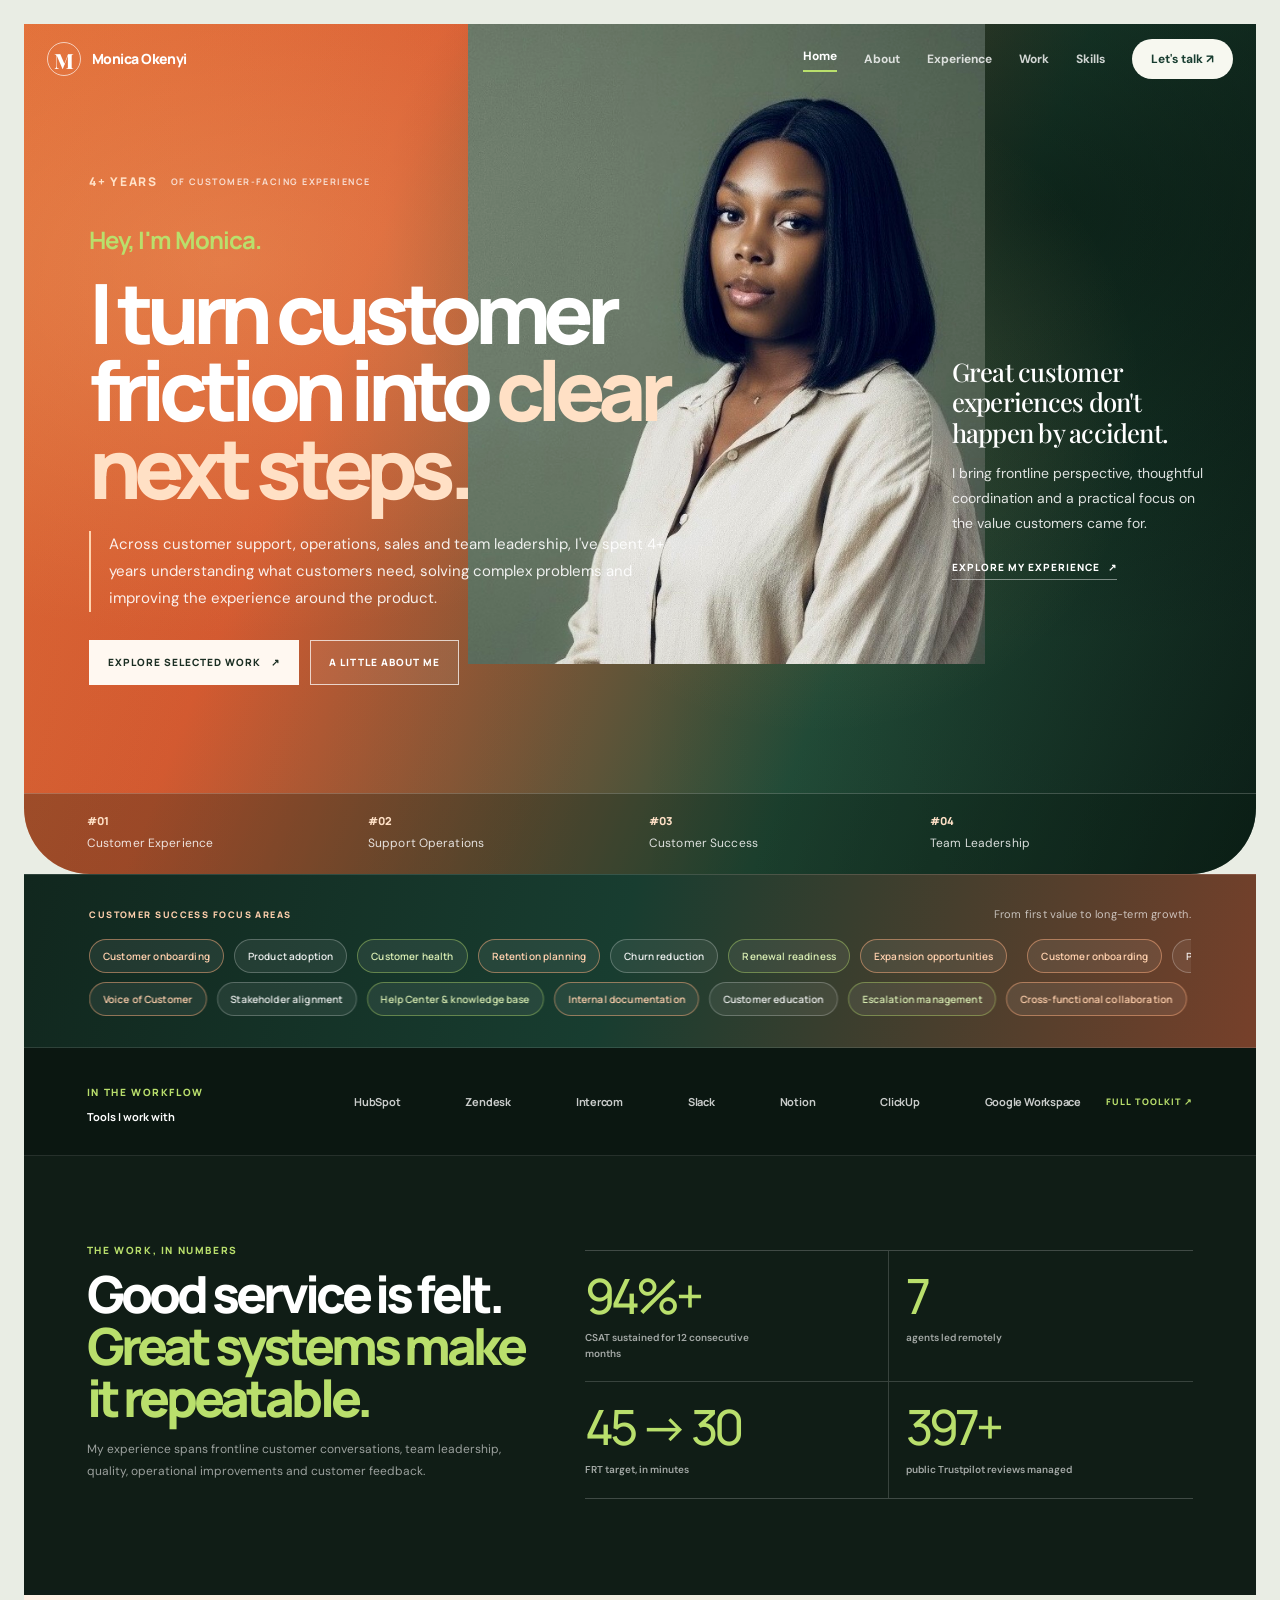
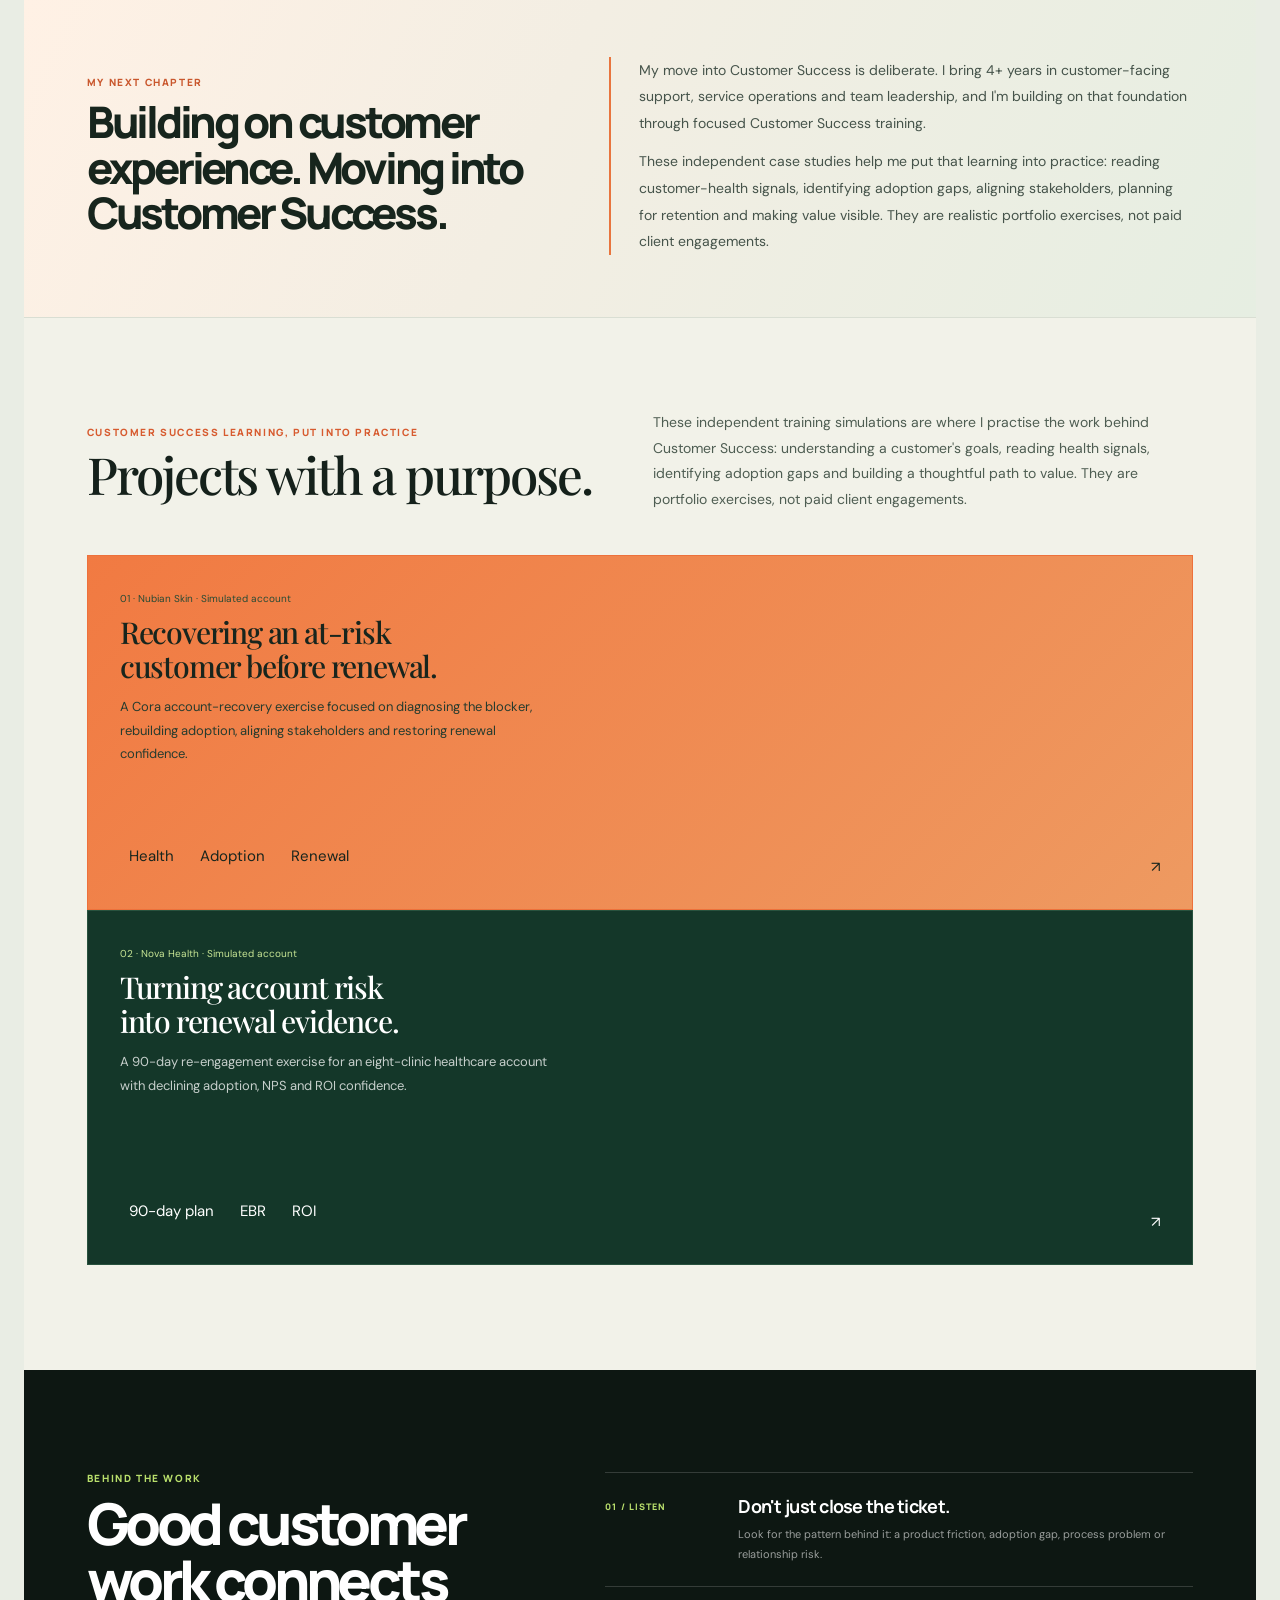
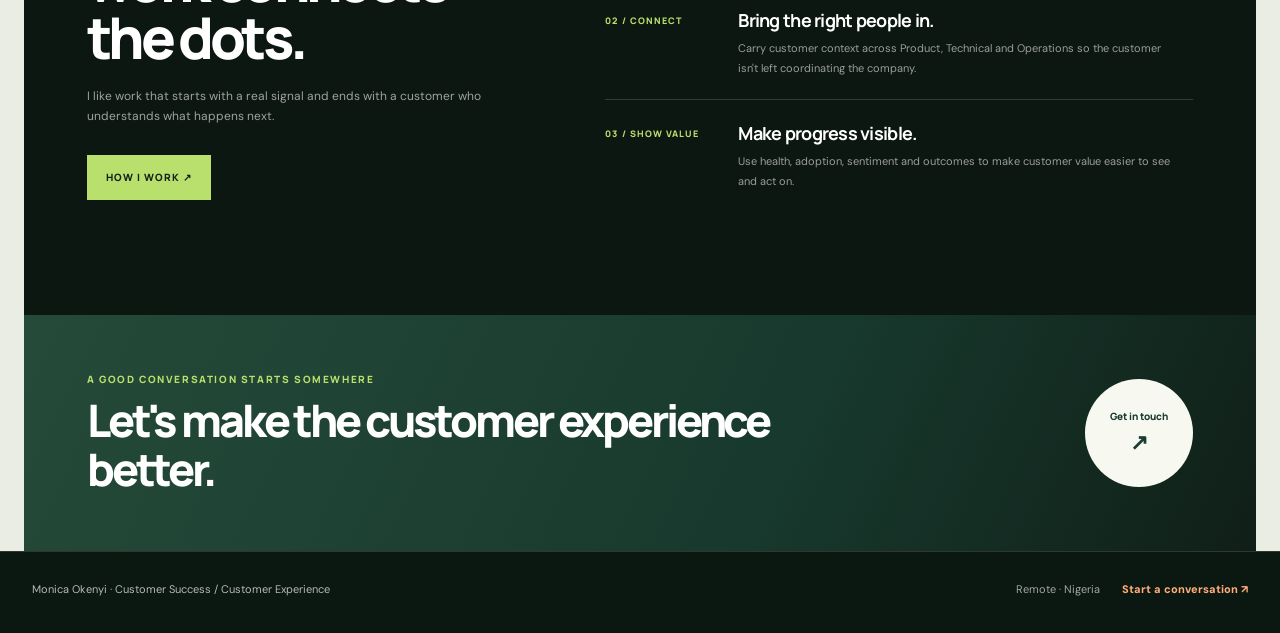
<file: index.html>
<!doctype html>
<html lang="en">
<head>
<meta charset="utf-8"><meta name="viewport" content="width=device-width,initial-scale=1">
<meta name="description" content="Monica Okenyi — Customer Success, Customer Experience and Customer Operations. Turning customer signals into clear action and measurable value.">
<meta name="theme-color" content="#183d30">
<title>Monica Okenyi — Customer Success & Experience</title>
<link rel="preconnect" href="https://fonts.googleapis.com"><link rel="preconnect" href="https://fonts.gstatic.com" crossorigin>
<link rel="stylesheet" href="styles.css">
</head>
<body class="home-page">
<header class="topbar">
 <a class="brand" href="index.html"><span class="brand-mark">M</span><span>Monica Okenyi</span></a>
 <button class="menu" type="button" aria-label="Toggle navigation" aria-expanded="false">☰</button>
 <nav aria-label="Main navigation"><a href="index.html">Home</a><a href="about.html">About</a><a href="experience.html">Experience</a><a href="work.html">Work</a><a href="skills.html">Skills</a><a class="nav-cta" href="contact.html">Let's talk ↗</a></nav>
</header>
<main>
 <section class="home-hero">
  <div class="hero-glow"></div>
  <div class="hero-copy reveal">
   <div class="eyebrow hero-years"><span>4+ YEARS</span><strong>OF CUSTOMER-FACING EXPERIENCE</strong></div>
   <p class="hero-hello">Hey, I'm Monica.</p>
   <h1>I turn customer friction into <span>clear next steps.</span></h1>
   <p class="hero-note">Across customer support, operations, sales and team leadership, I've spent 4+ years understanding what customers need, solving complex problems and improving the experience around the product.</p>
   <div class="actions"><a class="btn primary" href="work.html">Explore selected work <span>↗</span></a><a class="btn ghost" href="about.html">A little about me</a></div>
  </div>
  <div class="portrait-stage reveal">
   <img src="monica-portrait.jpg" alt="Portrait of Monica Okenyi" class="portrait">
   <div class="portrait-label">Customer success / CX</div>
  </div>
  <aside class="hero-side-copy reveal">
   <h2>Great customer experiences don't happen by accident.</h2>
   <p>I bring frontline perspective, thoughtful coordination and a practical focus on the value customers came for.</p>
   <div class="hero-side-link"><a href="experience.html">Explore my experience <span>↗</span></a></div>
  </aside>
  <div class="hero-index">
   <div><b>#01</b><span>Customer Experience</span></div>
   <div><b>#02</b><span>Support Operations</span></div>
   <div><b>#03</b><span>Customer Success</span></div>
   <div><b>#04</b><span>Team Leadership</span></div>
  </div>
 </section>
 <section class="capability-marquee" aria-label="Customer Success focus areas">
  <div class="capability-marquee-heading">
   <span class="kicker">Customer Success focus areas</span>
   <p>From first value to long-term growth.</p>
  </div>
  <div class="capability-lane" aria-label="Customer onboarding, product adoption, customer health, retention planning, churn reduction, renewal readiness and expansion opportunities">
   <div class="capability-track capability-track-one">
    <div class="capability-group">
     <span>Customer onboarding</span><span>Product adoption</span><span>Customer health</span><span>Retention planning</span><span>Churn reduction</span><span>Renewal readiness</span><span>Expansion opportunities</span>
    </div>
    <div class="capability-group" aria-hidden="true">
     <span>Customer onboarding</span><span>Product adoption</span><span>Customer health</span><span>Retention planning</span><span>Churn reduction</span><span>Renewal readiness</span><span>Expansion opportunities</span>
    </div>
   </div>
  </div>
  <div class="capability-lane" aria-label="Voice of Customer, stakeholder alignment, Help Center and knowledge base, internal documentation, customer education, escalation management and cross-functional collaboration">
   <div class="capability-track capability-track-two">
    <div class="capability-group">
     <span>Voice of Customer</span><span>Stakeholder alignment</span><span>Help Center & knowledge base</span><span>Internal documentation</span><span>Customer education</span><span>Escalation management</span><span>Cross-functional collaboration</span>
    </div>
    <div class="capability-group" aria-hidden="true">
     <span>Voice of Customer</span><span>Stakeholder alignment</span><span>Help Center & knowledge base</span><span>Internal documentation</span><span>Customer education</span><span>Escalation management</span><span>Cross-functional collaboration</span>
    </div>
   </div>
  </div>
 </section>
 <div class="home-frame">
  <section class="tools-ribbon" aria-label="Selected tools and platforms">
   <div class="ribbon-label"><span class="kicker">In the workflow</span><strong>Tools I work with</strong></div>
   <div class="ribbon-logos"><span>HubSpot</span><span>Zendesk</span><span>Intercom</span><span>Slack</span><span>Notion</span><span>ClickUp</span><span>Google Workspace</span></div>
   <a href="skills.html">Full toolkit ↗</a>
  </section>
  <section class="impact-section">
   <div class="impact-intro reveal"><div class="kicker">The work, in numbers</div><h2>Good service is felt.<br><em>Great systems make it repeatable.</em></h2><p>My experience spans frontline customer conversations, team leadership, quality, operational improvements and customer feedback.</p></div>
   <div class="metrics reveal">
    <div class="metric-cell"><div class="metric-number"><span data-count="95">0</span>%+</div><div class="metric-label">CSAT sustained for 12 consecutive months</div></div>
    <div class="metric-cell"><div class="metric-number"><span data-count="7">0</span></div><div class="metric-label">agents led remotely</div></div>
    <div class="metric-cell"><div class="metric-number"><span data-count="45">0</span> → <span data-count="30">0</span></div><div class="metric-label">FRT target, in minutes</div></div>
    <div class="metric-cell"><div class="metric-number"><span data-count="400">0</span>+</div><div class="metric-label">public Trustpilot reviews managed</div></div>
   </div>
  </section>
  <section class="transition-section">
   <div class="transition-heading reveal"><div class="kicker">My next chapter</div><h2>Building on customer experience. Moving into Customer Success.</h2></div>
   <div class="transition-copy reveal"><p>My move into Customer Success is deliberate. I bring 4+ years in customer-facing support, service operations and team leadership, and I'm building on that foundation through focused Customer Success training.</p><p>These independent case studies help me put that learning into practice: reading customer-health signals, identifying adoption gaps, aligning stakeholders, planning for retention and making value visible. They are realistic portfolio exercises, not paid client engagements.</p></div>
  </section>
  <section class="work-section">
   <div class="section-head reveal"><div><div class="kicker">Customer Success learning, put into practice</div><h2>Projects with a purpose.</h2></div><p>These independent training simulations are where I practise the work behind Customer Success: understanding a customer's goals, reading health signals, identifying adoption gaps and building a thoughtful path to value. They are portfolio exercises, not paid client engagements.</p></div>
   <div class="grid-2">
    <a class="project-card featured project-nubian reveal" href="nubian-skin.html"><div><div class="card-meta">01 · Nubian Skin · Simulated account</div><h3>Recovering an at-risk customer before renewal.</h3><p>A Cora account-recovery exercise focused on diagnosing the blocker, rebuilding adoption, aligning stakeholders and restoring renewal confidence.</p></div><div class="project-meta"><div class="chips"><span class="chip">Health</span><span class="chip">Adoption</span><span class="chip">Renewal</span></div><span class="arrow">↗</span></div></a>
    <a class="project-card project-nova reveal" href="nova-health.html"><div><div class="card-meta">02 · Nova Health · Simulated account</div><h3>Turning account risk into renewal evidence.</h3><p>A 90-day re-engagement exercise for an eight-clinic healthcare account with declining adoption, NPS and ROI confidence.</p></div><div class="project-meta"><div class="chips"><span class="chip">90-day plan</span><span class="chip">EBR</span><span class="chip">ROI</span></div><span class="arrow">↗</span></div></a>
   </div>
  </section>
  <section class="behind-section">
   <div class="behind-left reveal"><div class="kicker">Behind the work</div><h2>Good customer work connects the dots.</h2><p>I like work that starts with a real signal and ends with a customer who understands what happens next.</p><a class="btn orange" href="about.html">How I work ↗</a></div>
   <div class="behind-right">
    <article class="behind-row reveal"><div class="number">01 / LISTEN</div><div><h3>Don't just close the ticket.</h3><p>Look for the pattern behind it: a product friction, adoption gap, process problem or relationship risk.</p></div></article>
    <article class="behind-row reveal"><div class="number">02 / CONNECT</div><div><h3>Bring the right people in.</h3><p>Carry customer context across Product, Technical and Operations so the customer isn't left coordinating the company.</p></div></article>
    <article class="behind-row reveal"><div class="number">03 / SHOW VALUE</div><div><h3>Make progress visible.</h3><p>Use health, adoption, sentiment and outcomes to make customer value easier to see and act on.</p></div></article>
   </div>
  </section>
  <section class="home-contact reveal"><div><div class="kicker">A good conversation starts somewhere</div><h2>Let's make the customer experience better.</h2></div><a class="contact-orb" href="contact.html" aria-label="Get in touch">Get in touch <span>↗</span></a></section>
 </div>
</main>
<footer class="footer wrap"><div>Monica Okenyi · Customer Success / Customer Experience</div><div class="footer-links"><span>Remote · Nigeria</span><a href="contact.html">Start a conversation ↗</a></div></footer>
<script src="script.js"></script>
</body></html>
</file>
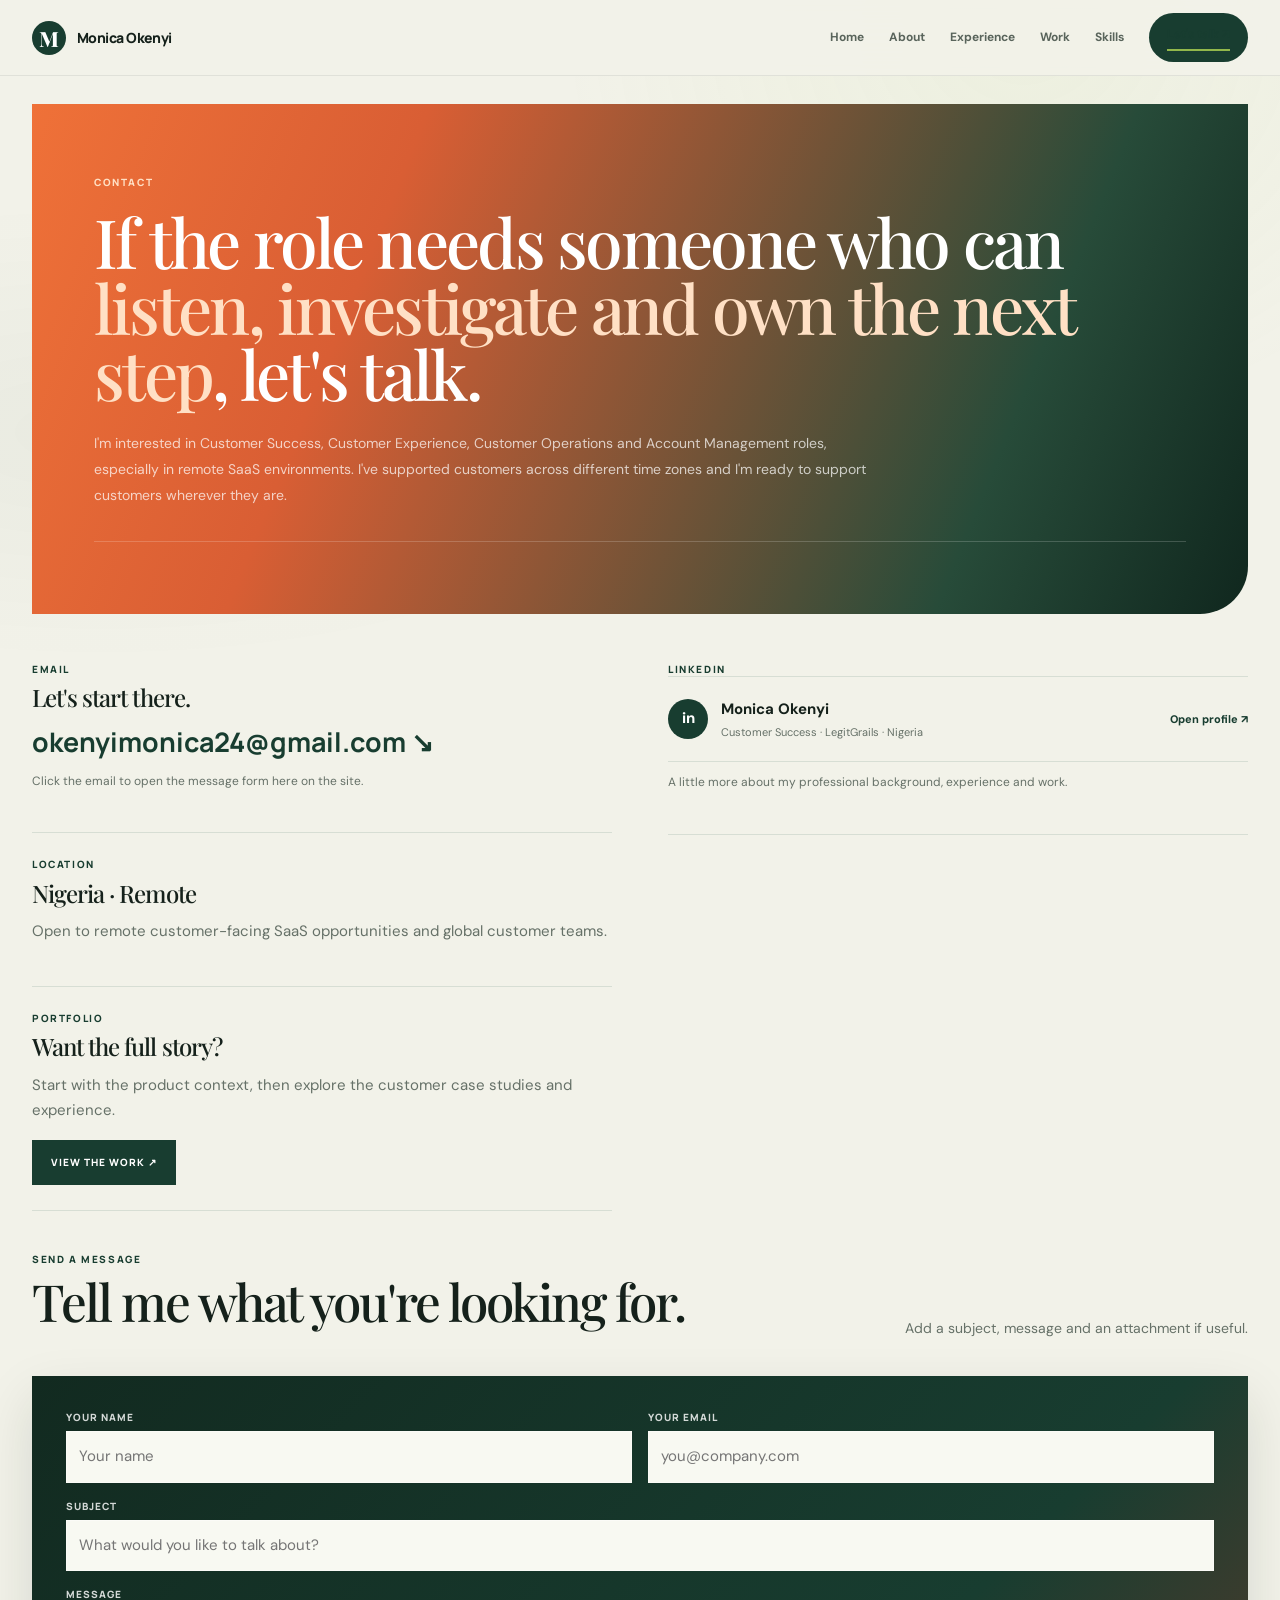
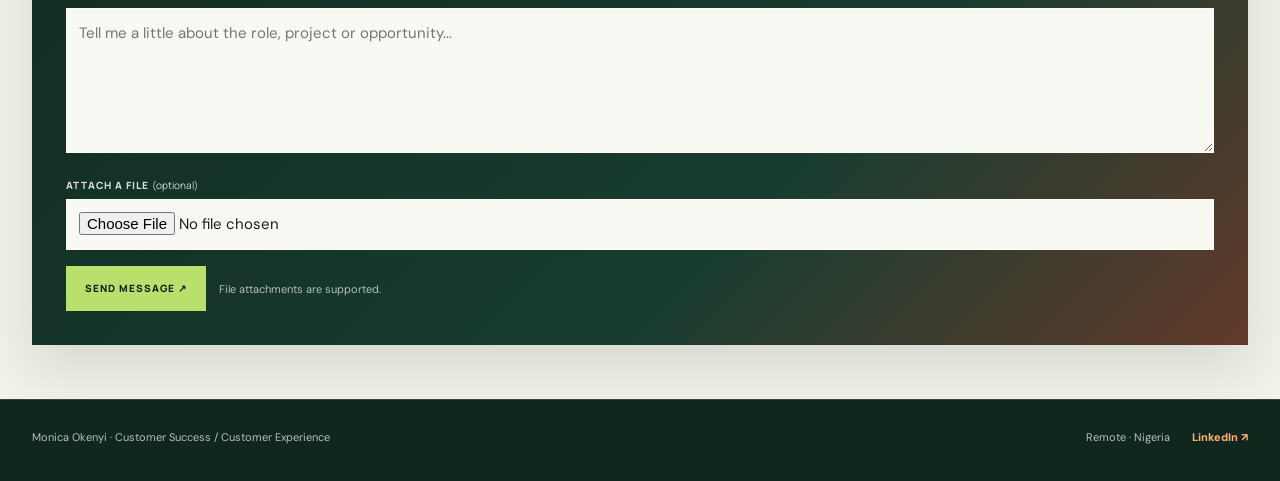
<file: contact.html>
<!doctype html><html lang="en"><head><meta charset="utf-8"><meta name="viewport" content="width=device-width,initial-scale=1"><meta name="description" content="Contact Monica Okenyi"><title>Contact; Monica Okenyi</title><link rel="stylesheet" href="styles.css"></head><body class="interior-page contact-page"><div class="cursor-dot"></div><header class="topbar"><a class="brand" href="index.html"><span class="brand-mark">M</span><span>Monica Okenyi</span></a><button class="menu" type="button" aria-label="Toggle navigation" aria-expanded="false">☰</button><nav aria-label="Main navigation"><a href="index.html">Home</a><a href="about.html">About</a><a href="experience.html">Experience</a><a href="work.html">Work</a><a href="skills.html">Skills</a><a class="nav-cta" href="contact.html">Let's talk ↗</a></nav></header><main><div class="wrap"><section class="page-hero reveal"><div class="kicker">Contact</div><h1>If the role needs someone who can <span style="color:var(--orange-deep)">listen, investigate and own the next step</span>, let's talk.</h1><p>I'm interested in Customer Success, Customer Experience, Customer Operations and Account Management roles, especially in remote SaaS environments. I've supported customers across different time zones and I'm ready to support customers wherever they are.</p></section><section class="section section-tight"><div class="contact-grid"><div><div class="contact-block reveal"><div class="kicker">Email</div><h3>Let's start there.</h3><a class="contact-link contact-trigger" href="#message-form">okenyimonica24@gmail.com ↘</a><p class="small" style="margin-top:10px">Click the email to open the message form here on the site.</p></div><div class="contact-block reveal"><div class="kicker">Location</div><h3>Nigeria · Remote</h3><p class="muted">Open to remote customer-facing SaaS opportunities and global customer teams.</p></div><div class="contact-block reveal"><div class="kicker">Portfolio</div><h3>Want the full story?</h3><p class="muted">Start with the product context, then explore the customer case studies and experience.</p><a class="btn primary" href="work.html">View the work ↗</a></div></div><div><div class="contact-block reveal"><div class="kicker">LinkedIn</div><div class="linkedin-card"><div class="linkedin-mark">in</div><div><strong>Monica Okenyi</strong><span>Customer Success · LegitGrails · Nigeria</span></div><a href="https://www.linkedin.com/in/monica-okenyi-5a3001249" target="_blank" rel="noopener">Open profile ↗</a></div><p class="small" style="margin-top:10px">A little more about my professional background, experience and work.</p></div></div></div><div id="message-form" class="section" style="padding:65px 0 0"><div class="section-head reveal"><div><div class="kicker">Send a message</div><h2>Tell me what you're looking for.</h2></div><p>Add a subject, message and an attachment if useful.</p></div><form class="contact-form reveal" id="contactForm" action="https://formsubmit.co/ajax/okenyimonica24@gmail.com" method="POST" enctype="multipart/form-data"><input type="hidden" name="_subject" value="New portfolio enquiry for Monica Okenyi"><input type="hidden" name="_template" value="table"><input type="hidden" name="_captcha" value="false"><div class="form-row"><div class="field"><label for="name">Your name</label><input id="name" name="name" type="text" required placeholder="Your name"></div><div class="field"><label for="email">Your email</label><input id="email" name="email" type="email" required placeholder="you@company.com"></div></div><div class="field"><label for="subject">Subject</label><input id="subject" name="subject" type="text" required placeholder="What would you like to talk about?"></div><div class="field"><label for="message">Message</label><textarea id="message" name="message" required placeholder="Tell me a little about the role, project or opportunity..."></textarea></div><div class="field"><label for="attachment">Attach a file <span style="font-weight:400;text-transform:none;letter-spacing:0">(optional)</span></label><input class="file-input" id="attachment" name="attachment" type="file" accept=".pdf,.doc,.docx,.png,.jpg,.jpeg,.ppt,.pptx,.xlsx,.csv"></div><div class="form-actions"><button class="btn orange" type="submit">Send message ↗</button><span class="form-status" id="formStatus">File attachments are supported.</span></div></form></div></section></div></main><footer class="footer wrap"><div>Monica Okenyi · Customer Success / Customer Experience</div><div class="footer-links"><span>Remote · Nigeria</span><a href="https://www.linkedin.com/in/monica-okenyi-5a3001249" target="_blank" rel="noopener">LinkedIn ↗</a></div></footer><script src="script.js"></script></body></html>
</file>
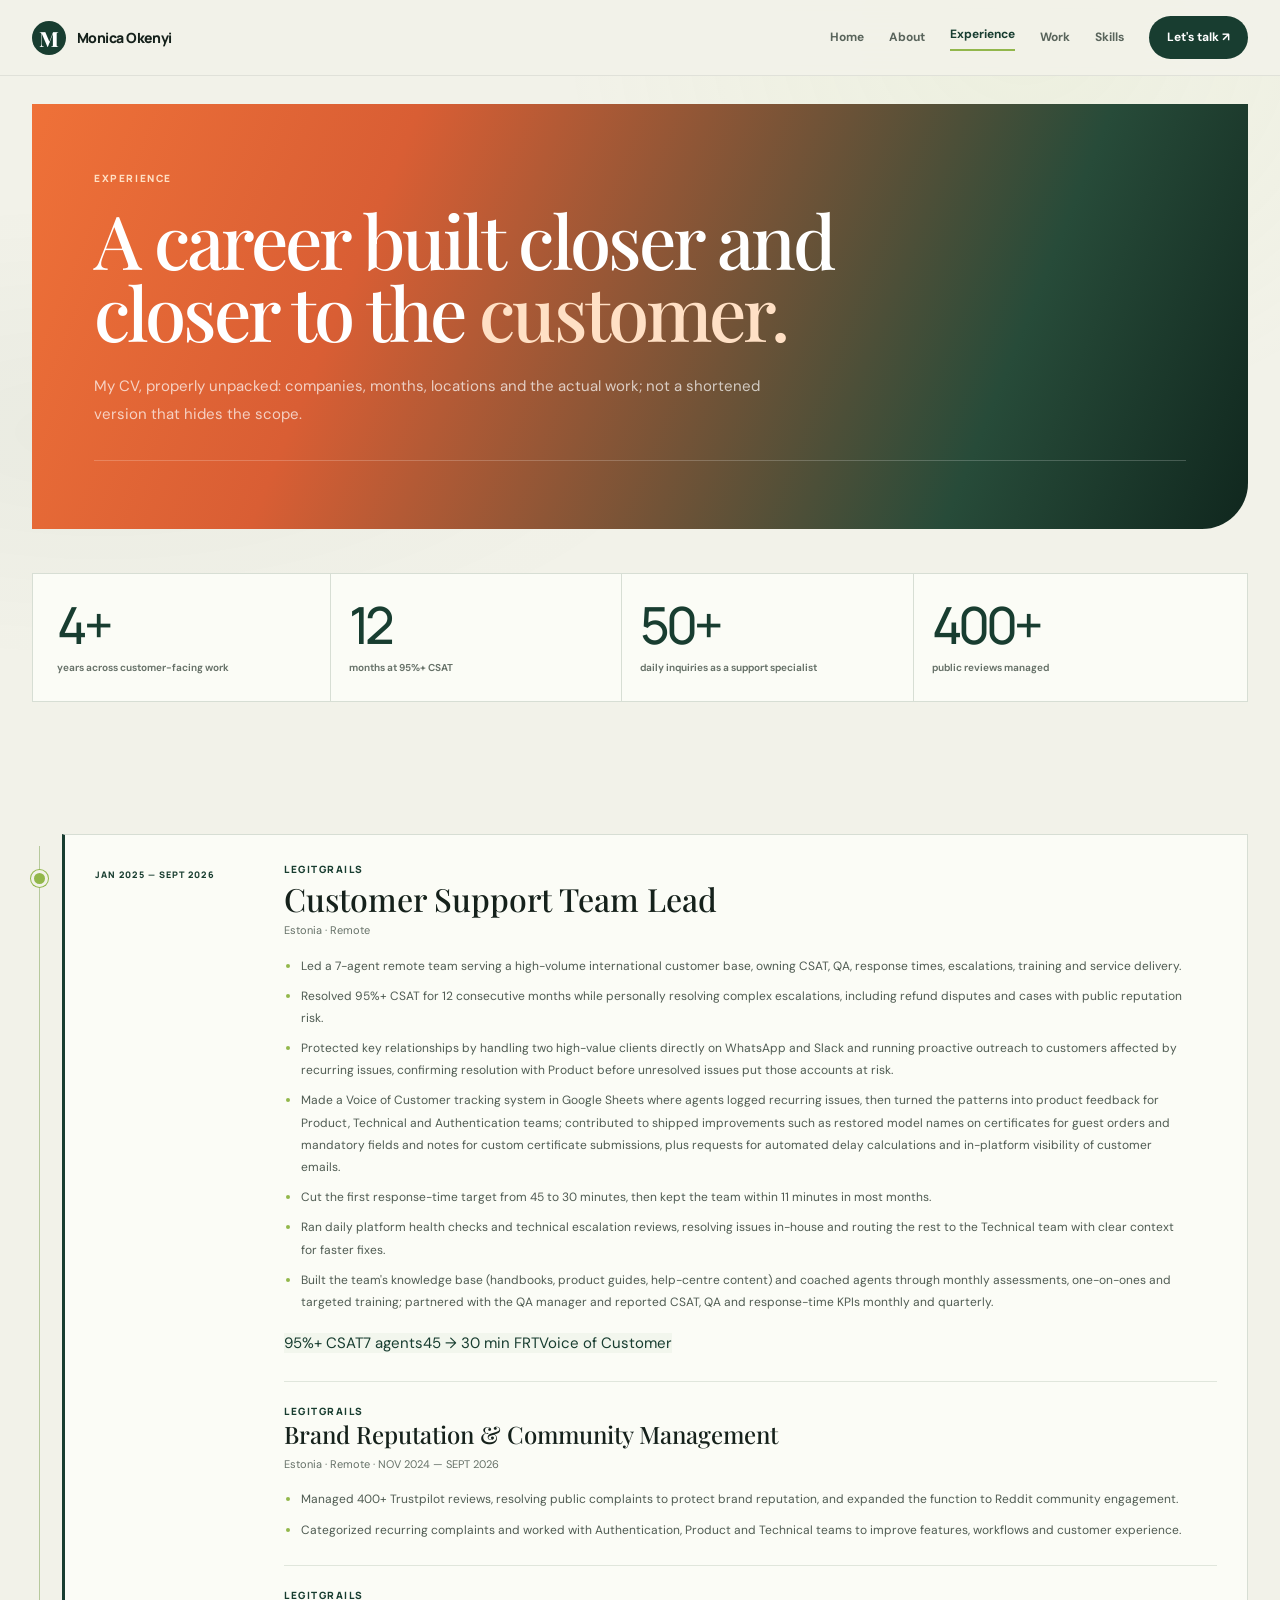
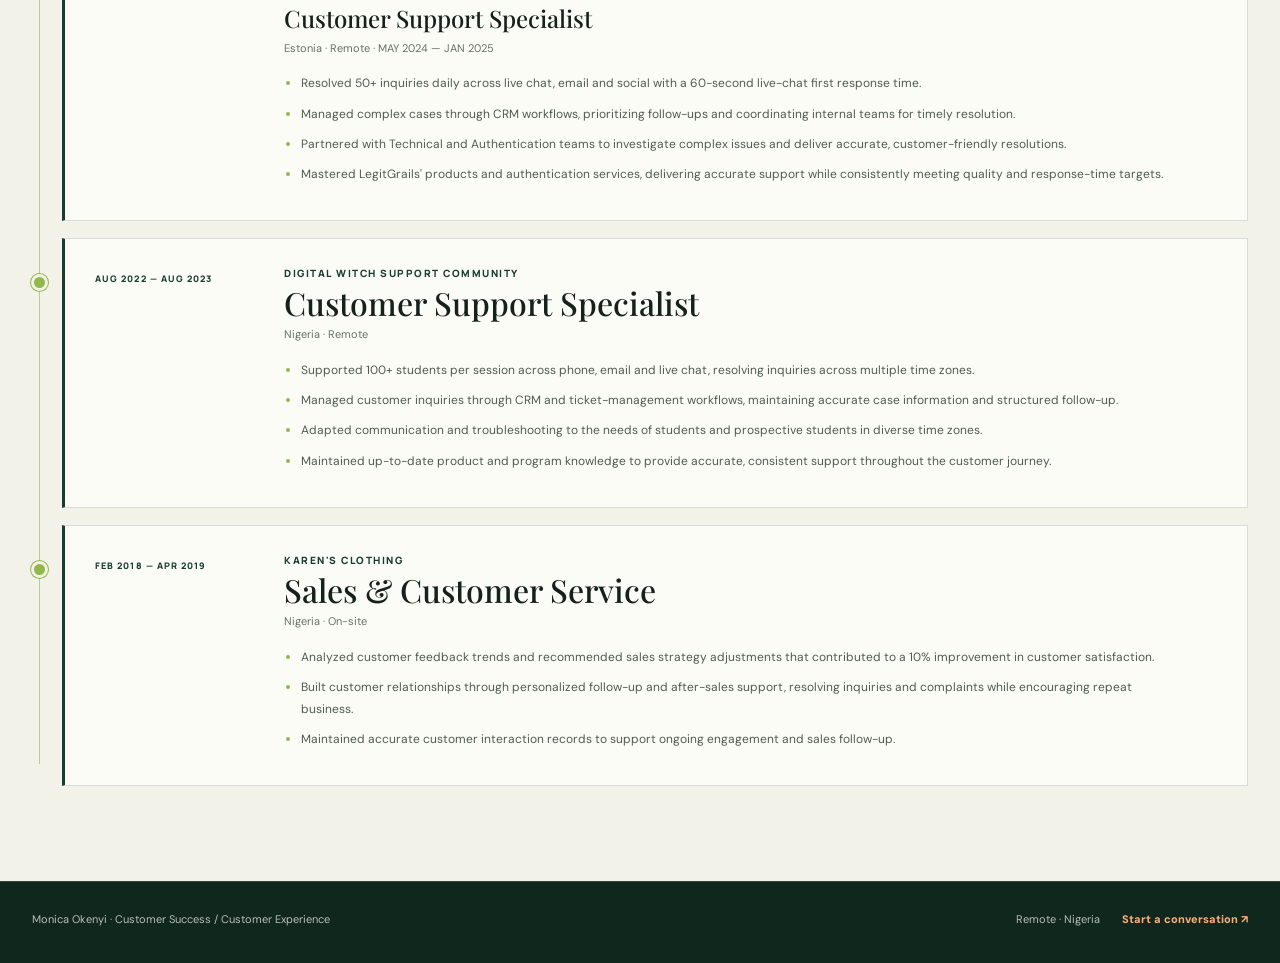
<file: experience.html>
<!doctype html><html lang="en"><head><meta charset="utf-8"><meta name="viewport" content="width=device-width,initial-scale=1"><meta name="description" content="Monica Okenyi; Customer Success and Customer Experience portfolio"><title>Experience; Monica Okenyi</title><link rel="stylesheet" href="styles.css"></head><body class="interior-page experience-page"><div class="cursor-dot"></div><header class="topbar"><a class="brand" href="index.html"><span class="brand-mark">M</span><span>Monica Okenyi</span></a><button class="menu" type="button" aria-label="Toggle navigation" aria-expanded="false">☰</button><nav aria-label="Main navigation"><a href="index.html">Home</a><a href="about.html">About</a><a href="experience.html">Experience</a><a href="work.html">Work</a><a href="skills.html">Skills</a><a class="nav-cta" href="contact.html">Let's talk ↗</a></nav></header><main><div class="wrap"><section class="page-hero reveal"><div class="kicker">Experience</div><h1>A career built closer and closer to the <span style="color:var(--orange-deep)">customer.</span></h1><p>My CV, properly unpacked: companies, months, locations and the actual work; not a shortened version that hides the scope.</p></section><section class="section section-tight"><div class="metrics reveal"><div class="metric-cell"><div class="metric-number"><span data-count="4">0</span>+</div><div class="metric-label">years across customer-facing work</div></div><div class="metric-cell"><div class="metric-number"><span data-count="12">0</span></div><div class="metric-label">months at 95%+ CSAT</div></div><div class="metric-cell"><div class="metric-number"><span data-count="50">0</span>+</div><div class="metric-label">daily inquiries as a support specialist</div></div><div class="metric-cell"><div class="metric-number"><span data-count="400">0</span>+</div><div class="metric-label">public reviews managed</div></div></div></section><section class="section"><div class="timeline"><article class="experience-item reveal"><div class="experience-date">JAN 2025 — SEPT 2026</div><div><div class="experience-company">LEGITGRAILS</div><div class="experience-title">Customer Support Team Lead</div><div class="experience-location">Estonia · Remote</div><ul><li>Led a 7-agent remote team serving a high-volume international customer base, owning CSAT, QA, response times, escalations, training and service delivery.</li><li>Resolved 95%+ CSAT for 12 consecutive months while personally resolving complex escalations, including refund disputes and cases with public reputation risk.</li><li>Protected key relationships by handling two high-value clients directly on WhatsApp and Slack and running proactive outreach to customers affected by recurring issues, confirming resolution with Product before unresolved issues put those accounts at risk.</li><li>Made a Voice of Customer tracking system in Google Sheets where agents logged recurring issues, then turned the patterns into product feedback for Product, Technical and Authentication teams; contributed to shipped improvements such as restored model names on certificates for guest orders and mandatory fields and notes for custom certificate submissions, plus requests for automated delay calculations and in-platform visibility of customer emails.</li><li>Cut the first response-time target from 45 to 30 minutes, then kept the team within 11 minutes in most months.</li><li>Ran daily platform health checks and technical escalation reviews, resolving issues in-house and routing the rest to the Technical team with clear context for faster fixes.</li><li>Built the team's knowledge base (handbooks, product guides, help-centre content) and coached agents through monthly assessments, one-on-ones and targeted training; partnered with the QA manager and reported CSAT, QA and response-time KPIs monthly and quarterly.</li></ul><div class="chips"><span class="chip">95%+ CSAT</span><span class="chip">7 agents</span><span class="chip">45 → 30 min FRT</span><span class="chip">Voice of Customer</span></div><div class="subrole"><div class="experience-company">LEGITGRAILS</div><div class="subrole-title">Brand Reputation & Community Management</div><div class="experience-location">Estonia · Remote · NOV 2024 — SEPT 2026</div><ul><li>Managed 400+ Trustpilot reviews, resolving public complaints to protect brand reputation, and expanded the function to Reddit community engagement.</li><li>Categorized recurring complaints and worked with Authentication, Product and Technical teams to improve features, workflows and customer experience.</li></ul></div><div class="subrole"><div class="experience-company">LEGITGRAILS</div><div class="subrole-title">Customer Support Specialist</div><div class="experience-location">Estonia · Remote · MAY 2024 — JAN 2025</div><ul><li>Resolved 50+ inquiries daily across live chat, email and social with a 60-second live-chat first response time.</li><li>Managed complex cases through CRM workflows, prioritizing follow-ups and coordinating internal teams for timely resolution.</li><li>Partnered with Technical and Authentication teams to investigate complex issues and deliver accurate, customer-friendly resolutions.</li><li>Mastered LegitGrails' products and authentication services, delivering accurate support while consistently meeting quality and response-time targets.</li></ul></div></div></article><article class="experience-item reveal"><div class="experience-date">AUG 2022 — AUG 2023</div><div><div class="experience-company">DIGITAL WITCH SUPPORT COMMUNITY</div><div class="experience-title">Customer Support Specialist</div><div class="experience-location">Nigeria · Remote</div><ul><li>Supported 100+ students per session across phone, email and live chat, resolving inquiries across multiple time zones.</li><li>Managed customer inquiries through CRM and ticket-management workflows, maintaining accurate case information and structured follow-up.</li><li>Adapted communication and troubleshooting to the needs of students and prospective students in diverse time zones.</li><li>Maintained up-to-date product and program knowledge to provide accurate, consistent support throughout the customer journey.</li></ul></div></article><article class="experience-item reveal"><div class="experience-date">FEB 2018 — APR 2019</div><div><div class="experience-company">KAREN'S CLOTHING</div><div class="experience-title">Sales & Customer Service</div><div class="experience-location">Nigeria · On-site</div><ul><li>Analyzed customer feedback trends and recommended sales strategy adjustments that contributed to a 10% improvement in customer satisfaction.</li><li>Built customer relationships through personalized follow-up and after-sales support, resolving inquiries and complaints while encouraging repeat business.</li><li>Maintained accurate customer interaction records to support ongoing engagement and sales follow-up.</li></ul></div></article></div></section></div></main><footer class="footer wrap"><div>Monica Okenyi · Customer Success / Customer Experience</div><div class="footer-links"><span>Remote · Nigeria</span><a href="contact.html">Start a conversation ↗</a></div></footer><script src="script.js"></script></body></html>
</file>
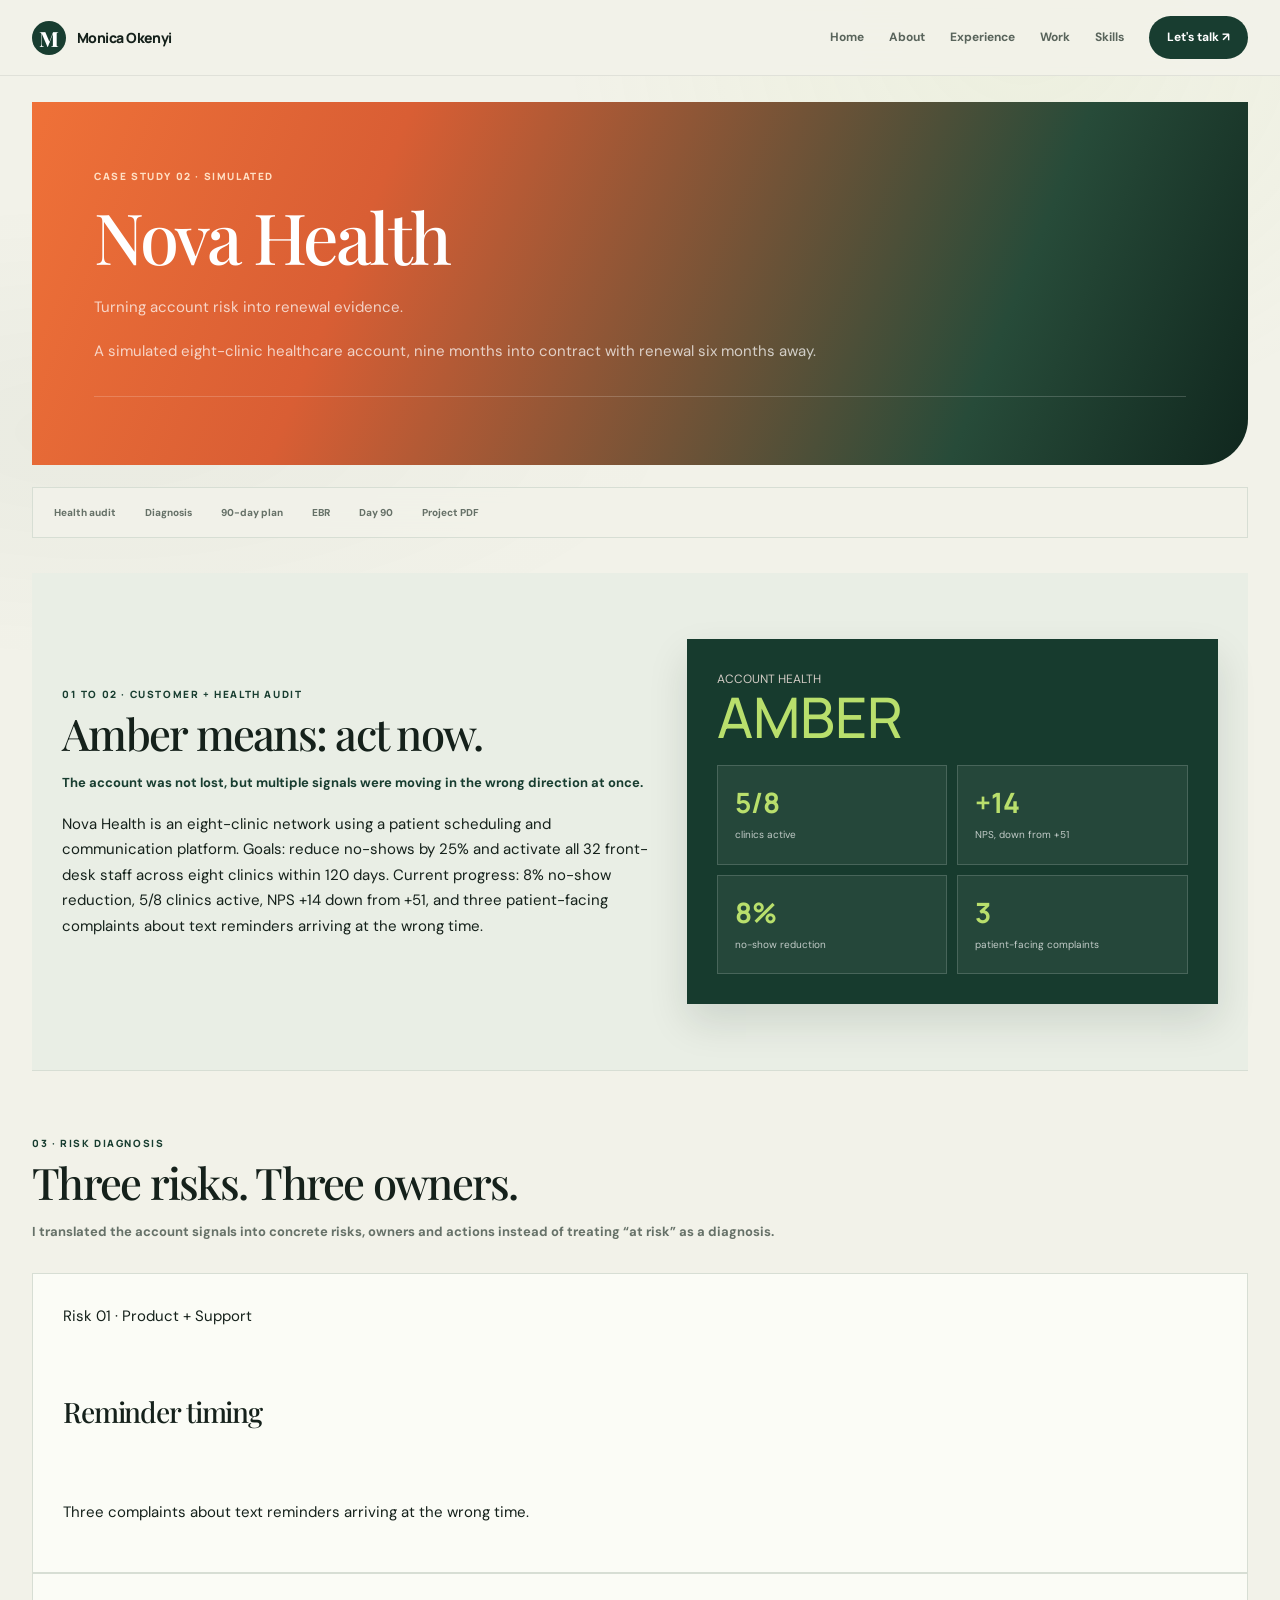
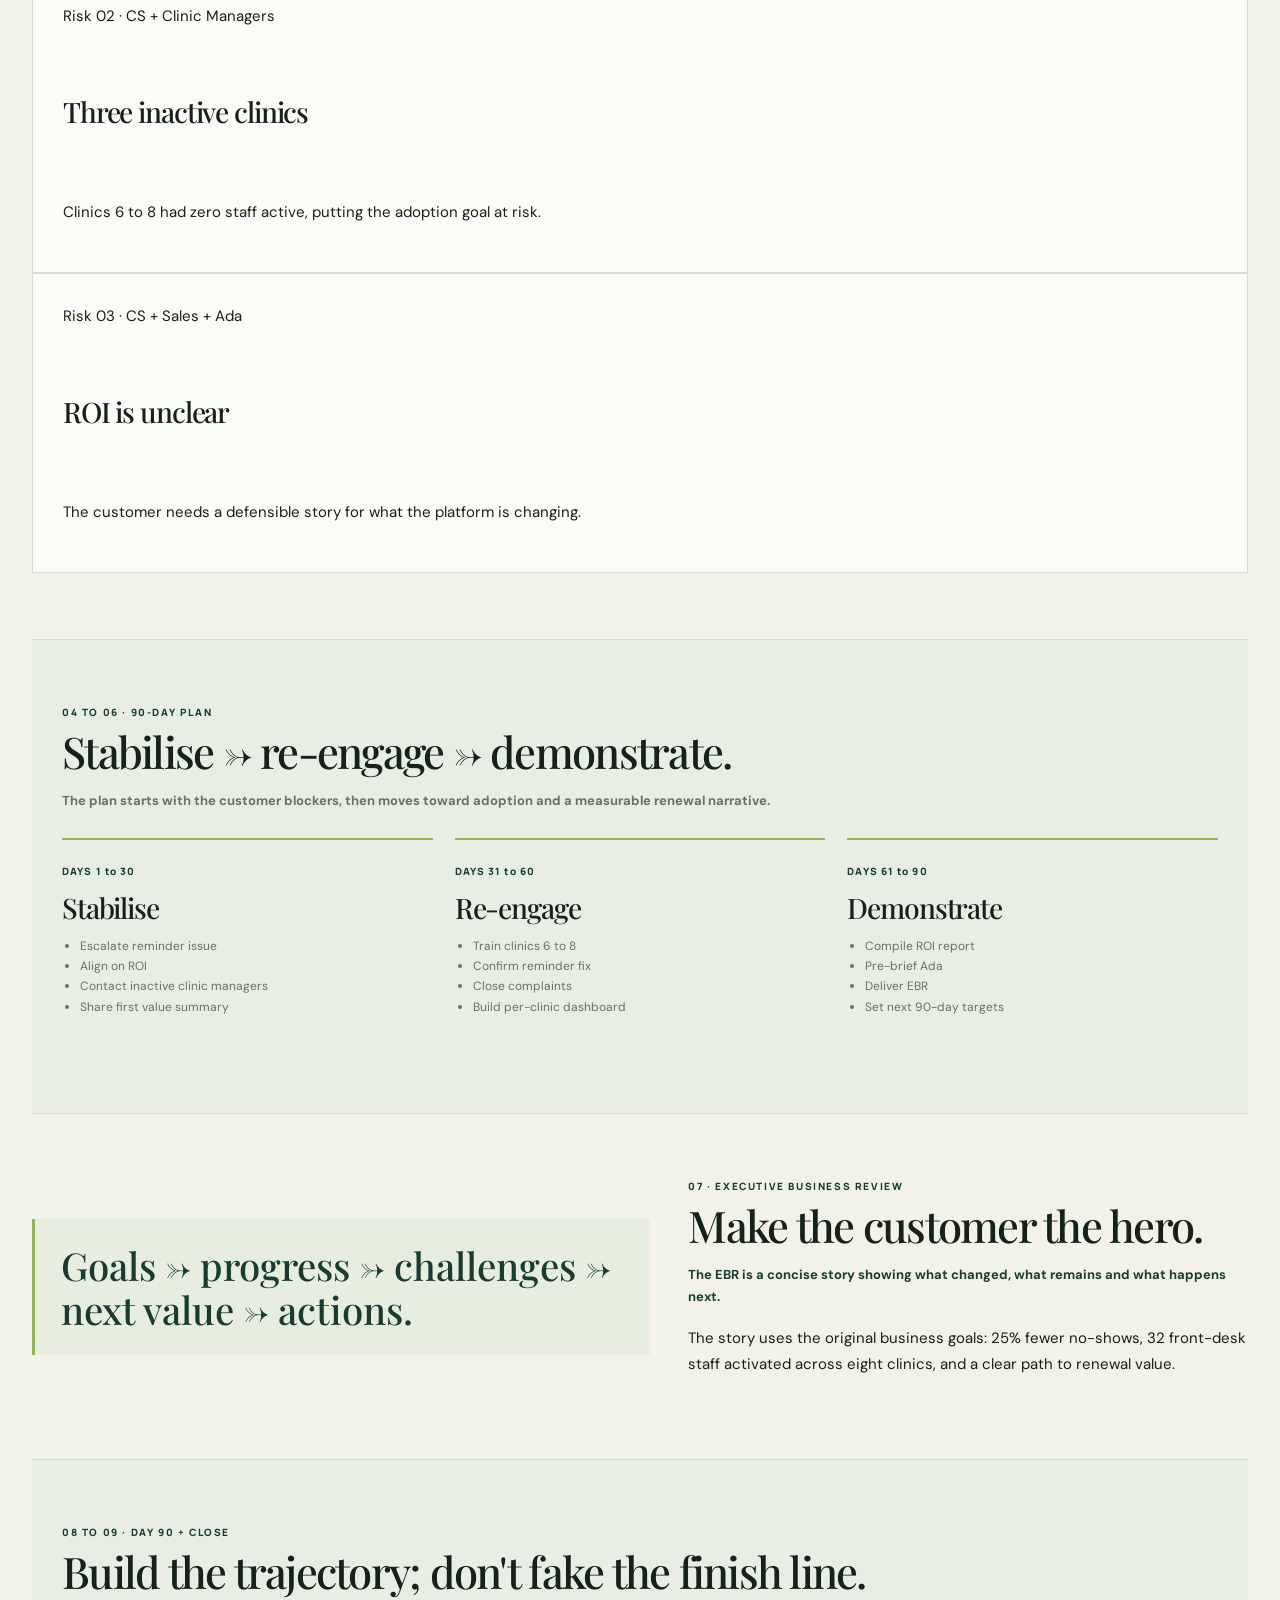
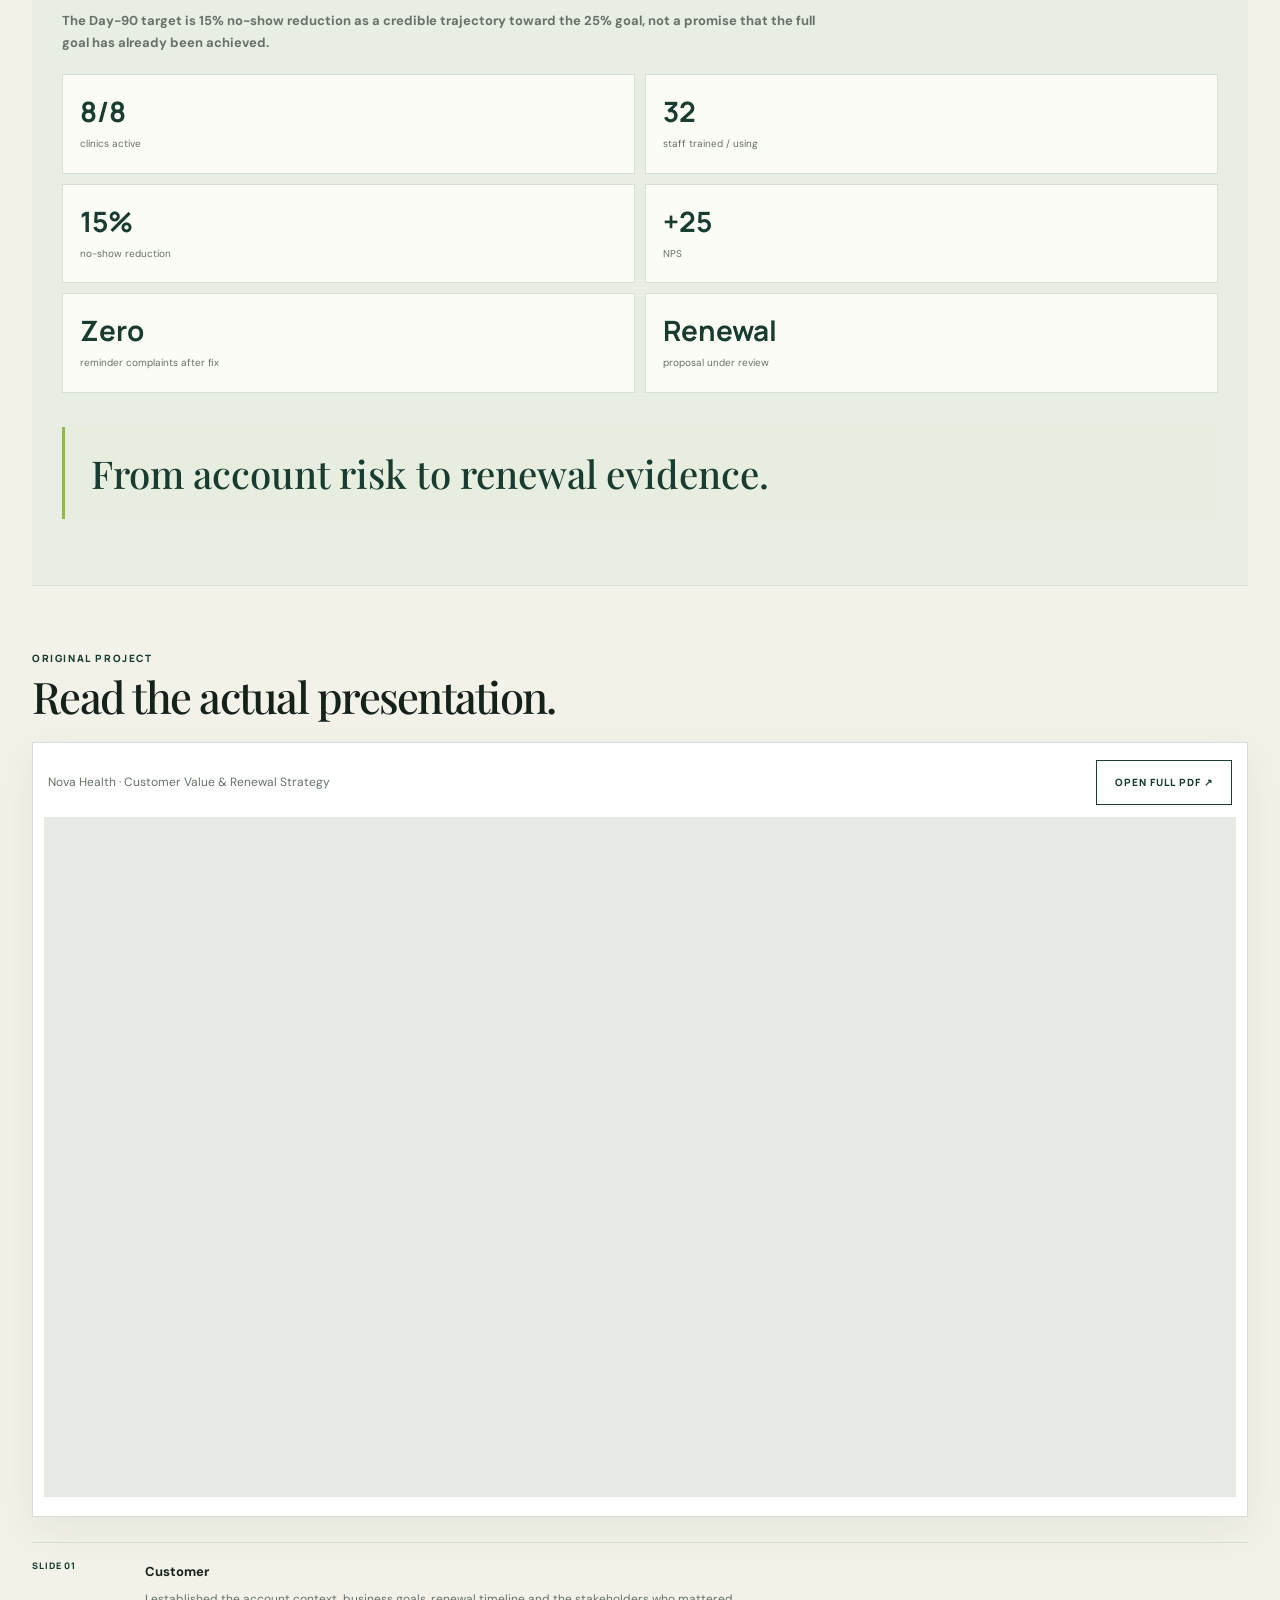
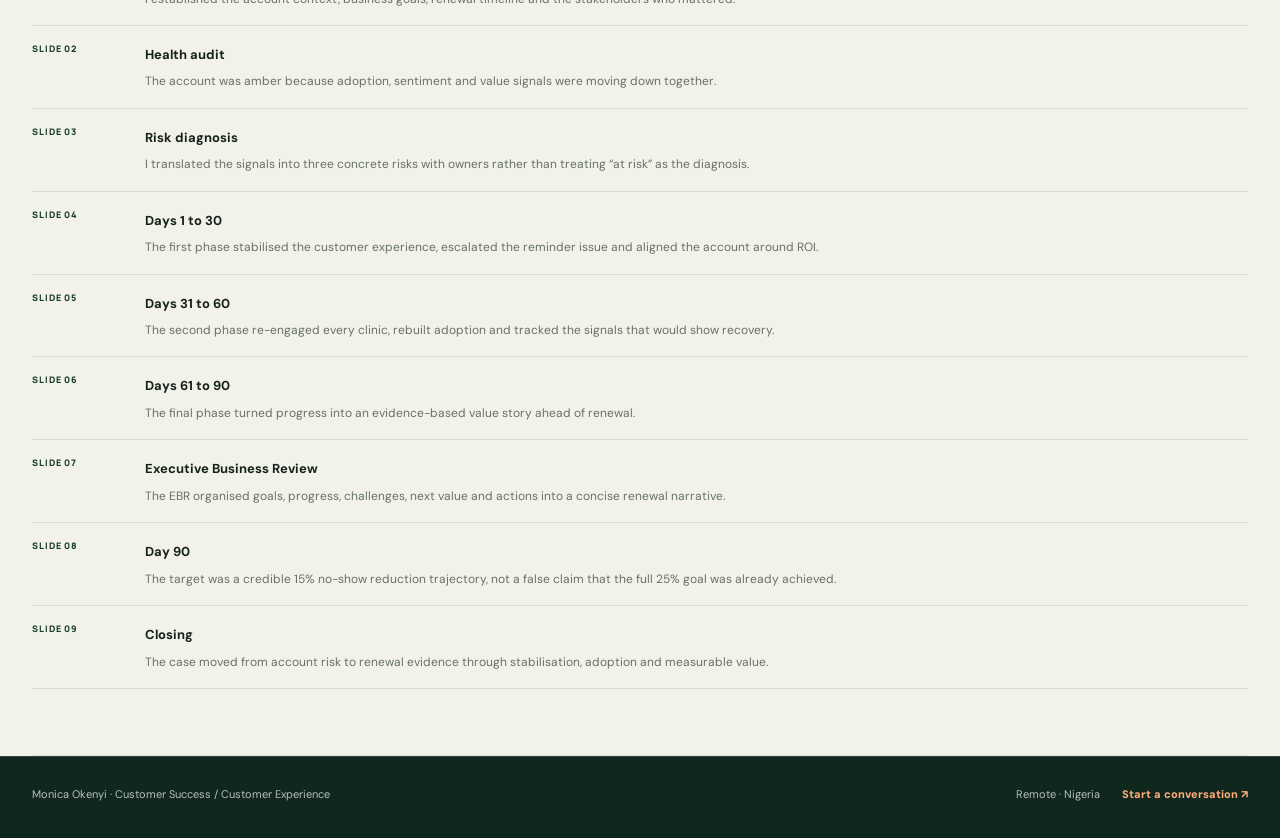
<file: nova-health.html>
<!doctype html><html lang="en"><head><meta charset="utf-8"><meta name="viewport" content="width=device-width,initial-scale=1"><meta name="description" content="Monica Okenyi; Customer Success and Customer Experience portfolio"><title>Nova Health; Monica Okenyi</title><link rel="stylesheet" href="styles.css"></head><body class="interior-page case-page nova-case"><div class="cursor-dot"></div><header class="topbar"><a class="brand" href="index.html"><span class="brand-mark">M</span><span>Monica Okenyi</span></a><button class="menu" type="button" aria-label="Toggle navigation" aria-expanded="false">☰</button><nav aria-label="Main navigation"><a href="index.html">Home</a><a href="about.html">About</a><a href="experience.html">Experience</a><a href="work.html">Work</a><a href="skills.html">Skills</a><a class="nav-cta" href="contact.html">Let's talk ↗</a></nav></header><main><div class="wrap"><section class="page-hero reveal"><div class="kicker">Case study 02 · Simulated</div><h1>Nova Health</h1><p>Turning account risk into renewal evidence.</p><p class="small">A simulated eight-clinic healthcare account, nine months into contract with renewal six months away.</p></section><div class="case-nav"><a href="#health">Health audit</a><a href="#diagnosis">Diagnosis</a><a href="#plan">90-day plan</a><a href="#ebr">EBR</a><a href="#outcome">Day 90</a><a href="#pdf">Project PDF</a></div><section id="health" class="case-section"><div class="case-grid"><div><div class="kicker">01 to 02 · Customer + health audit</div><h2>Amber means: act now.</h2><p class="orientation">The account was not lost, but multiple signals were moving in the wrong direction at once.</p><p>Nova Health is an eight-clinic network using a patient scheduling and communication platform. Goals: reduce no-shows by 25% and activate all 32 front-desk staff across eight clinics within 120 days. Current progress: 8% no-show reduction, 5/8 clinics active, NPS +14 down from +51, and three patient-facing complaints about text reminders arriving at the wrong time.</p></div><div class="health-board reveal"><div class="small" style="color:#d2cbc4">ACCOUNT HEALTH</div><div class="health-status">AMBER</div><div class="case-metrics"><div class="case-metric"><strong>5/8</strong><span>clinics active</span></div><div class="case-metric"><strong>+14</strong><span>NPS, down from +51</span></div><div class="case-metric"><strong>8%</strong><span>no-show reduction</span></div><div class="case-metric"><strong>3</strong><span>patient-facing complaints</span></div></div></div></div></section><section id="diagnosis" class="case-section"><div class="kicker">03 · Risk diagnosis</div><h2>Three risks. Three owners.</h2><p class="orientation">I translated the account signals into concrete risks, owners and actions instead of treating “at risk” as a diagnosis.</p><div class="grid-3" style="margin-top:30px"><div class="project-card reveal"><div class="card-meta">Risk 01 · Product + Support</div><h3>Reminder timing</h3><p>Three complaints about text reminders arriving at the wrong time.</p></div><div class="project-card reveal"><div class="card-meta">Risk 02 · CS + Clinic Managers</div><h3>Three inactive clinics</h3><p>Clinics 6 to 8 had zero staff active, putting the adoption goal at risk.</p></div><div class="project-card reveal"><div class="card-meta">Risk 03 · CS + Sales + Ada</div><h3>ROI is unclear</h3><p>The customer needs a defensible story for what the platform is changing.</p></div></div></section><section id="plan" class="case-section"><div class="kicker">04 to 06 · 90-day plan</div><h2>Stabilise → re-engage → demonstrate.</h2><p class="orientation">The plan starts with the customer blockers, then moves toward adoption and a measurable renewal narrative.</p><div class="days"><div class="day reveal"><b>DAYS 1 to 30</b><h3>Stabilise</h3><ul><li>Escalate reminder issue</li><li>Align on ROI</li><li>Contact inactive clinic managers</li><li>Share first value summary</li></ul></div><div class="day reveal"><b>DAYS 31 to 60</b><h3>Re-engage</h3><ul><li>Train clinics 6 to 8</li><li>Confirm reminder fix</li><li>Close complaints</li><li>Build per-clinic dashboard</li></ul></div><div class="day reveal"><b>DAYS 61 to 90</b><h3>Demonstrate</h3><ul><li>Compile ROI report</li><li>Pre-brief Ada</li><li>Deliver EBR</li><li>Set next 90-day targets</li></ul></div></div></section><section id="ebr" class="case-section"><div class="case-grid"><div class="quote reveal"><p>Goals → progress → challenges → next value → actions.</p></div><div><div class="kicker">07 · Executive business review</div><h2>Make the customer the hero.</h2><p class="orientation">The EBR is a concise story showing what changed, what remains and what happens next.</p><p>The story uses the original business goals: 25% fewer no-shows, 32 front-desk staff activated across eight clinics, and a clear path to renewal value.</p></div></div></section><section id="outcome" class="case-section"><div class="kicker">08 to 09 · Day 90 + close</div><h2>Build the trajectory; don't fake the finish line.</h2><p class="orientation">The Day-90 target is 15% no-show reduction as a credible trajectory toward the 25% goal, not a promise that the full goal has already been achieved.</p><div class="case-metrics"><div class="case-metric reveal"><strong>8/8</strong><span>clinics active</span></div><div class="case-metric reveal"><strong>32</strong><span>staff trained / using</span></div><div class="case-metric reveal"><strong>15%</strong><span>no-show reduction</span></div><div class="case-metric reveal"><strong>+25</strong><span>NPS</span></div><div class="case-metric reveal"><strong>Zero</strong><span>reminder complaints after fix</span></div><div class="case-metric reveal"><strong>Renewal</strong><span>proposal under review</span></div></div><div class="quote" style="margin-top:34px"><p>From account risk to renewal evidence.</p></div></section><section id="pdf" class="case-section"><div class="kicker">Original project</div><h2>Read the actual presentation.</h2><p class="orientation"></p><div class="pdf-shell reveal"><div class="pdf-toolbar"><span class="small">Nova Health · Customer Value & Renewal Strategy</span><a class="btn ghost" href="nova-health-project.pdf" target="_blank">Open full PDF ↗</a></div><iframe class="pdf-frame" src="nova-health-project.pdf#view=FitH" title="Nova Health project PDF"></iframe></div><div class="slide-list"><div class="slide-row reveal"><div class="slide-no">SLIDE 01</div><div><strong>Customer</strong><p>I established the account context, business goals, renewal timeline and the stakeholders who mattered.</p></div></div><div class="slide-row reveal"><div class="slide-no">SLIDE 02</div><div><strong>Health audit</strong><p>The account was amber because adoption, sentiment and value signals were moving down together.</p></div></div><div class="slide-row reveal"><div class="slide-no">SLIDE 03</div><div><strong>Risk diagnosis</strong><p>I translated the signals into three concrete risks with owners rather than treating “at risk” as the diagnosis.</p></div></div><div class="slide-row reveal"><div class="slide-no">SLIDE 04</div><div><strong>Days 1 to 30</strong><p>The first phase stabilised the customer experience, escalated the reminder issue and aligned the account around ROI.</p></div></div><div class="slide-row reveal"><div class="slide-no">SLIDE 05</div><div><strong>Days 31 to 60</strong><p>The second phase re-engaged every clinic, rebuilt adoption and tracked the signals that would show recovery.</p></div></div><div class="slide-row reveal"><div class="slide-no">SLIDE 06</div><div><strong>Days 61 to 90</strong><p>The final phase turned progress into an evidence-based value story ahead of renewal.</p></div></div><div class="slide-row reveal"><div class="slide-no">SLIDE 07</div><div><strong>Executive Business Review</strong><p>The EBR organised goals, progress, challenges, next value and actions into a concise renewal narrative.</p></div></div><div class="slide-row reveal"><div class="slide-no">SLIDE 08</div><div><strong>Day 90</strong><p>The target was a credible 15% no-show reduction trajectory, not a false claim that the full 25% goal was already achieved.</p></div></div><div class="slide-row reveal"><div class="slide-no">SLIDE 09</div><div><strong>Closing</strong><p>The case moved from account risk to renewal evidence through stabilisation, adoption and measurable value.</p></div></div></div></section></div></main><footer class="footer wrap"><div>Monica Okenyi · Customer Success / Customer Experience</div><div class="footer-links"><span>Remote · Nigeria</span><a href="contact.html">Start a conversation ↗</a></div></footer><script src="script.js"></script></body></html>
</file>
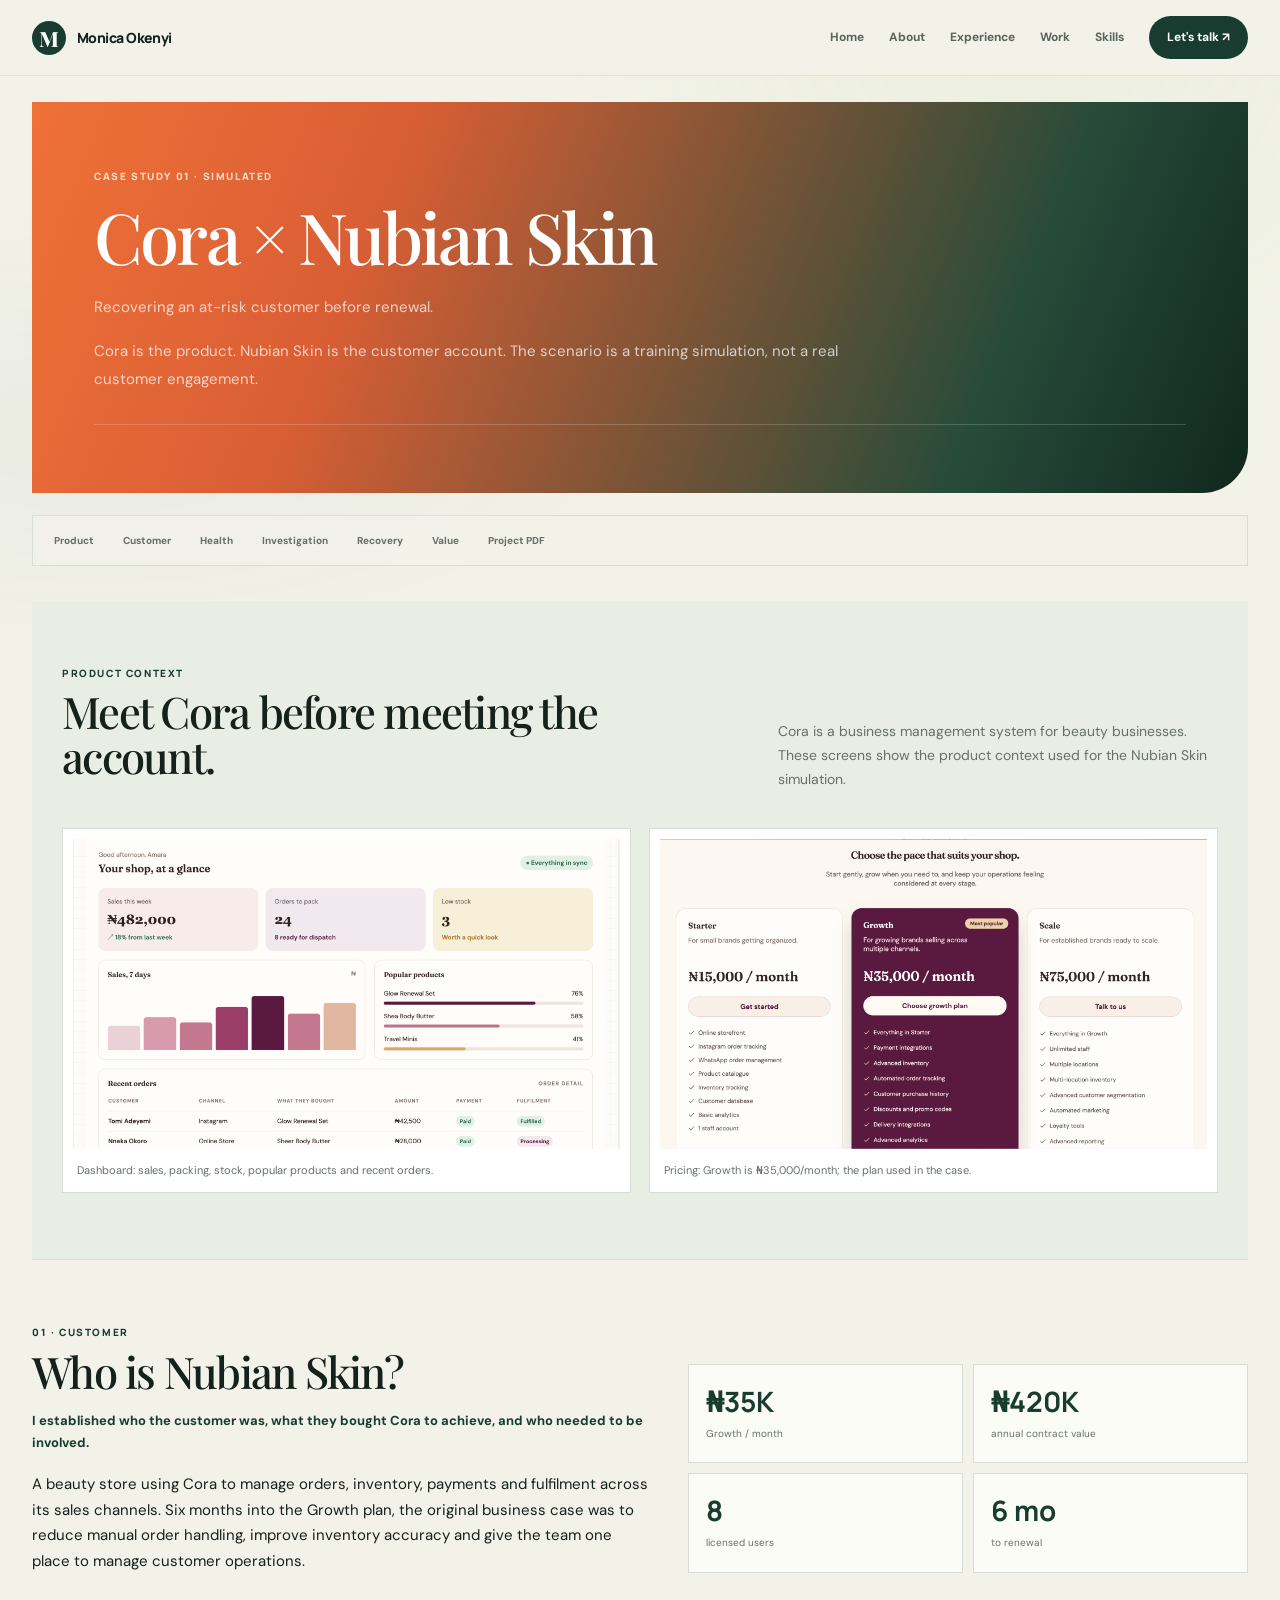
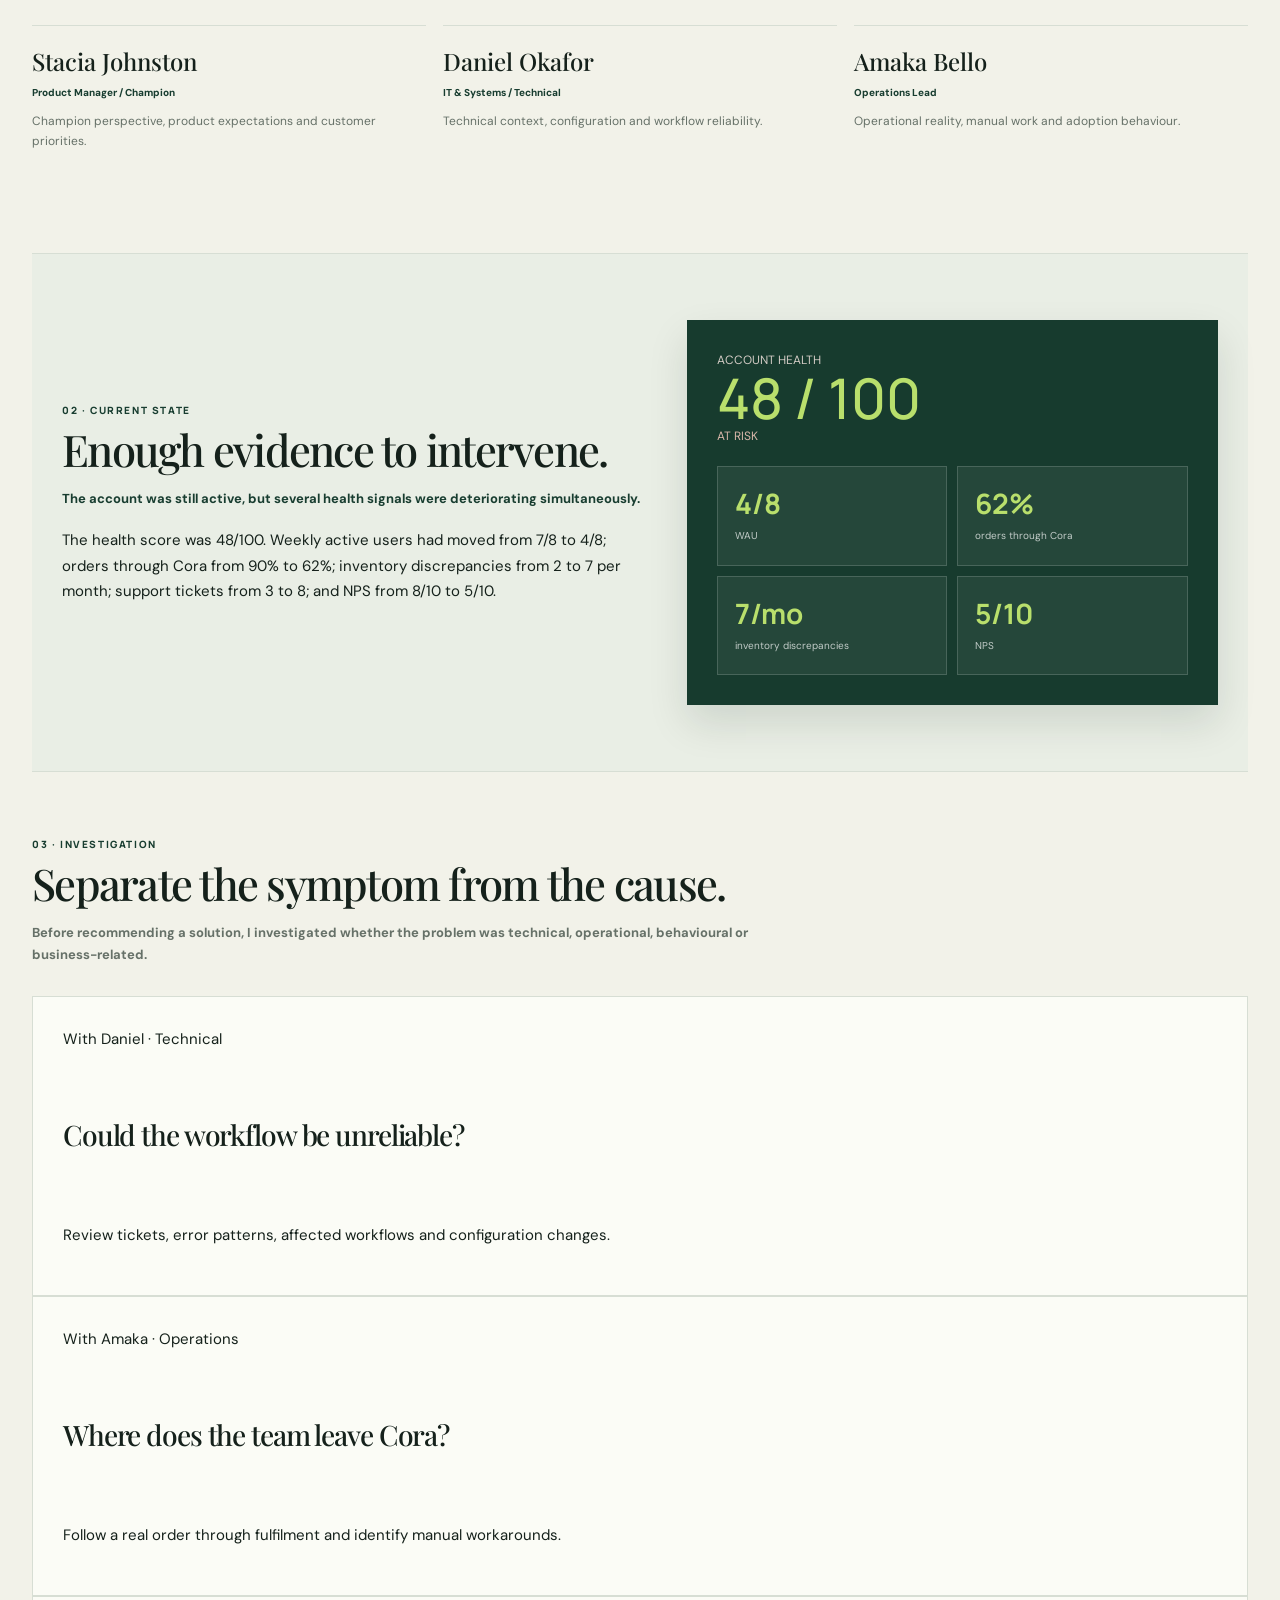
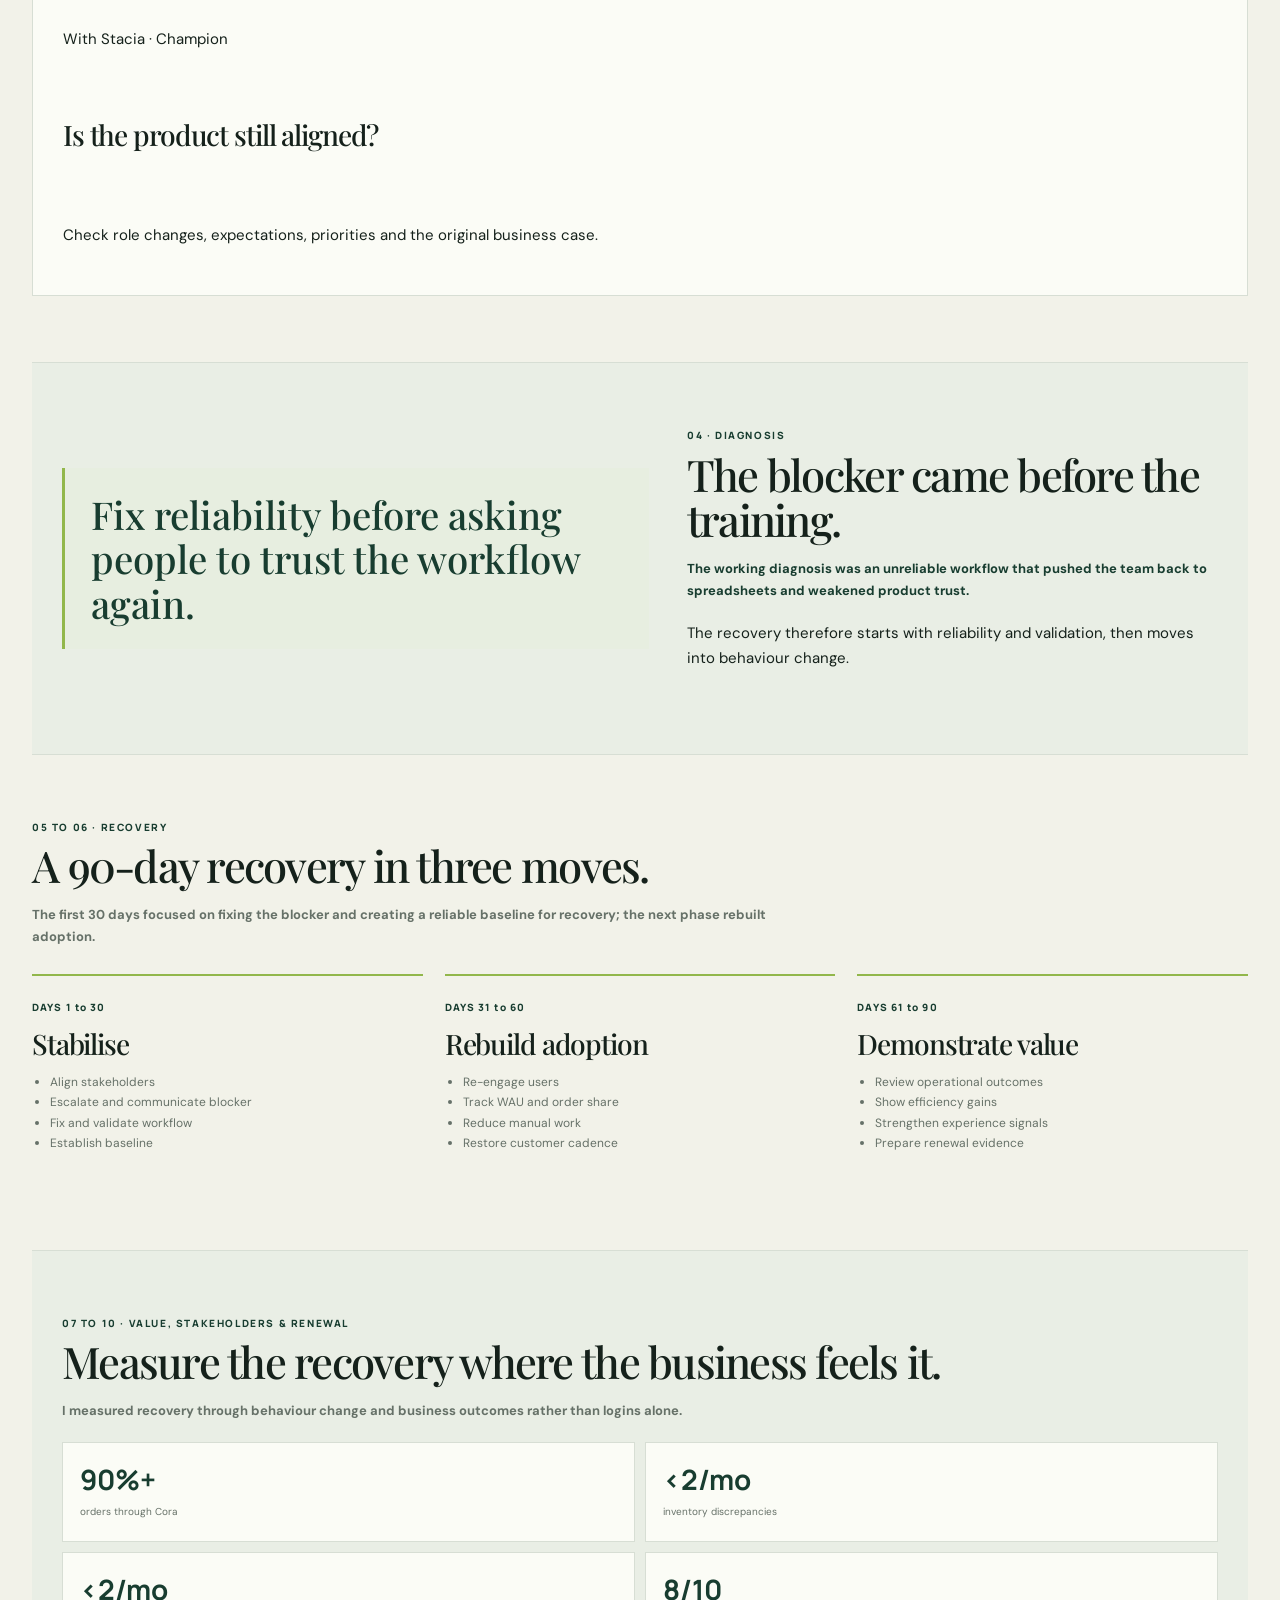
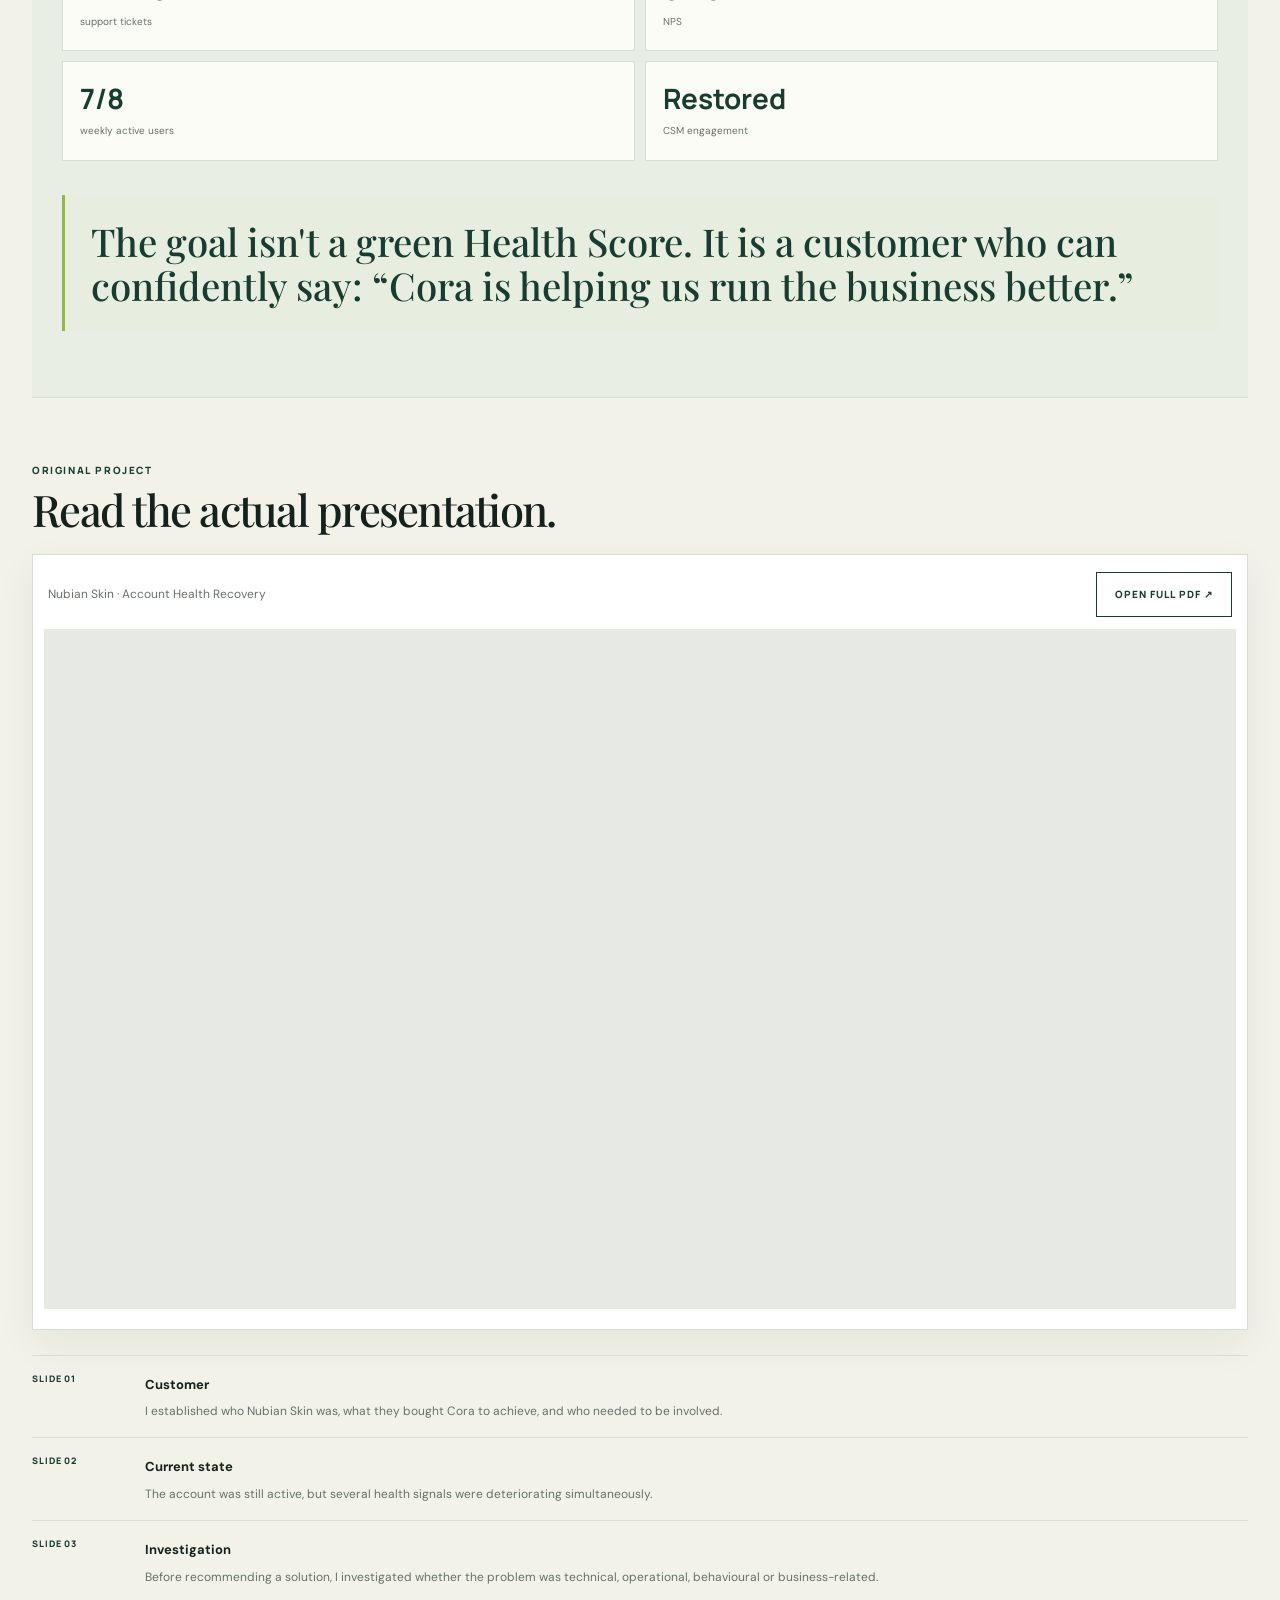
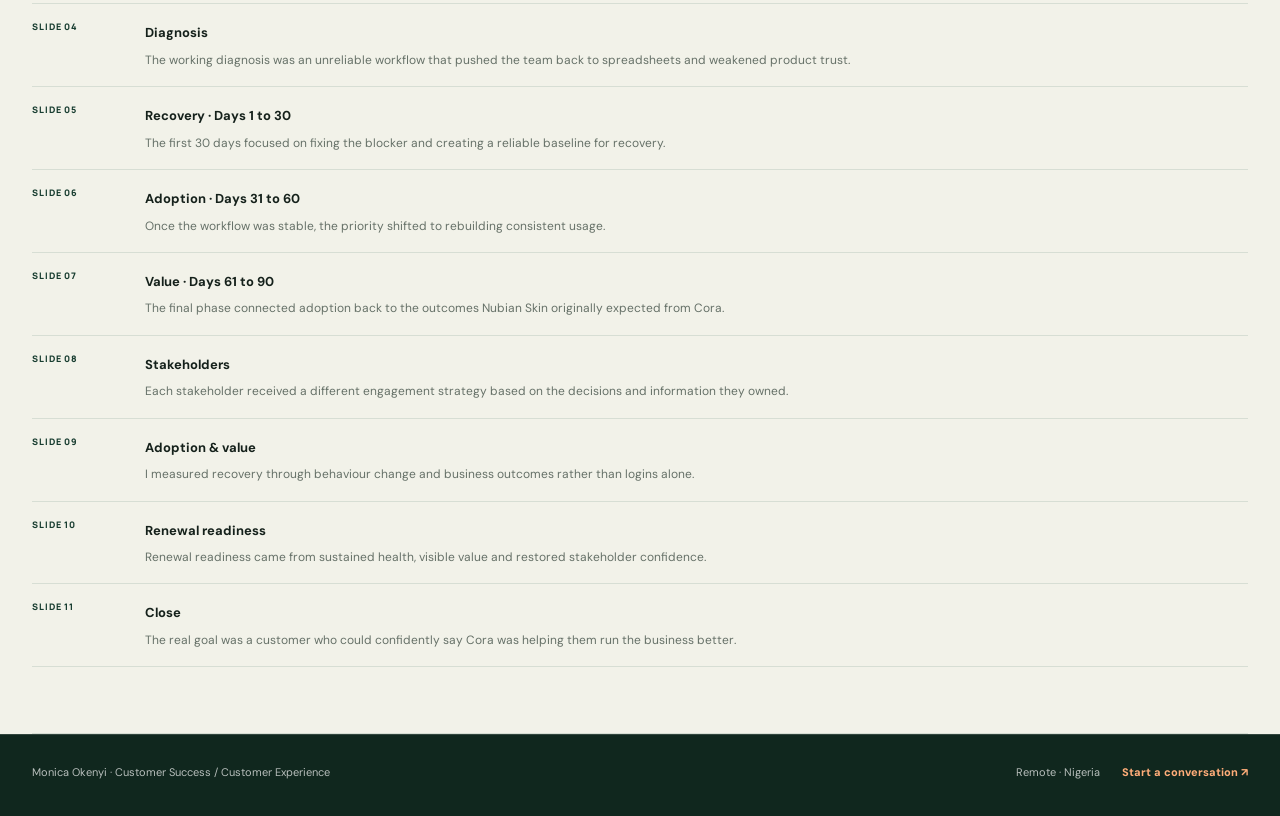
<file: nubian-skin.html>
<!doctype html><html lang="en"><head><meta charset="utf-8"><meta name="viewport" content="width=device-width,initial-scale=1"><meta name="description" content="Monica Okenyi; Customer Success and Customer Experience portfolio"><title>Cora × Nubian Skin; Monica Okenyi</title><link rel="stylesheet" href="styles.css"></head><body class="interior-page case-page nubian-case"><div class="cursor-dot"></div><header class="topbar"><a class="brand" href="index.html"><span class="brand-mark">M</span><span>Monica Okenyi</span></a><button class="menu" type="button" aria-label="Toggle navigation" aria-expanded="false">☰</button><nav aria-label="Main navigation"><a href="index.html">Home</a><a href="about.html">About</a><a href="experience.html">Experience</a><a href="work.html">Work</a><a href="skills.html">Skills</a><a class="nav-cta" href="contact.html">Let's talk ↗</a></nav></header><main><div class="wrap"><section class="page-hero reveal"><div class="kicker">Case study 01 · Simulated</div><h1>Cora × Nubian Skin</h1><p>Recovering an at-risk customer before renewal.</p><p class="small">Cora is the product. Nubian Skin is the customer account. The scenario is a training simulation, not a real customer engagement.</p></section><div class="case-nav"><a href="#product">Product</a><a href="#customer">Customer</a><a href="#health">Health</a><a href="#investigation">Investigation</a><a href="#recovery">Recovery</a><a href="#value">Value</a><a href="#pdf">Project PDF</a></div><section id="product" class="case-section"><div class="section-head"><div><div class="kicker">Product context</div><h2>Meet Cora before meeting the account.</h2></div><p>Cora is a business management system for beauty businesses. These screens show the product context used for the Nubian Skin simulation.</p></div><div class="media-pair"><figure class="media-card reveal"><img src="cora-dashboard.png" alt="Cora dashboard"><figcaption>Dashboard: sales, packing, stock, popular products and recent orders.</figcaption></figure><figure class="media-card reveal"><img src="cora-pricing.png" alt="Cora pricing"><figcaption>Pricing: Growth is ₦35,000/month; the plan used in the case.</figcaption></figure></div></section><section id="customer" class="case-section"><div class="case-grid"><div><div class="kicker">01 · Customer</div><h2>Who is Nubian Skin?</h2><p class="orientation">I established who the customer was, what they bought Cora to achieve, and who needed to be involved.</p><p>A beauty store using Cora to manage orders, inventory, payments and fulfilment across its sales channels. Six months into the Growth plan, the original business case was to reduce manual order handling, improve inventory accuracy and give the team one place to manage customer operations.</p></div><div class="case-metrics"><div class="case-metric"><strong>₦35K</strong><span>Growth / month</span></div><div class="case-metric"><strong>₦420K</strong><span>annual contract value</span></div><div class="case-metric"><strong>8</strong><span>licensed users</span></div><div class="case-metric"><strong>6 mo</strong><span>to renewal</span></div></div></div><div class="stakeholders" style="margin-top:35px"><div class="stakeholder reveal"><strong>Stacia Johnston</strong><small>Product Manager / Champion</small><p>Champion perspective, product expectations and customer priorities.</p></div><div class="stakeholder reveal"><strong>Daniel Okafor</strong><small>IT & Systems / Technical</small><p>Technical context, configuration and workflow reliability.</p></div><div class="stakeholder reveal"><strong>Amaka Bello</strong><small>Operations Lead</small><p>Operational reality, manual work and adoption behaviour.</p></div></div></section><section id="health" class="case-section"><div class="case-grid"><div><div class="kicker">02 · Current state</div><h2>Enough evidence to intervene.</h2><p class="orientation">The account was still active, but several health signals were deteriorating simultaneously.</p><p>The health score was 48/100. Weekly active users had moved from 7/8 to 4/8; orders through Cora from 90% to 62%; inventory discrepancies from 2 to 7 per month; support tickets from 3 to 8; and NPS from 8/10 to 5/10.</p></div><div class="health-board reveal"><div class="small" style="color:#d2cbc4">ACCOUNT HEALTH</div><div class="health-status">48 / 100</div><div class="small" style="color:#d9b7aa">AT RISK</div><div class="case-metrics"><div class="case-metric"><strong>4/8</strong><span>WAU</span></div><div class="case-metric"><strong>62%</strong><span>orders through Cora</span></div><div class="case-metric"><strong>7/mo</strong><span>inventory discrepancies</span></div><div class="case-metric"><strong>5/10</strong><span>NPS</span></div></div></div></div></section><section id="investigation" class="case-section"><div class="kicker">03 · Investigation</div><h2>Separate the symptom from the cause.</h2><p class="orientation">Before recommending a solution, I investigated whether the problem was technical, operational, behavioural or business-related.</p><div class="grid-3" style="margin-top:30px"><div class="project-card reveal"><div class="card-meta">With Daniel · Technical</div><h3>Could the workflow be unreliable?</h3><p>Review tickets, error patterns, affected workflows and configuration changes.</p></div><div class="project-card reveal"><div class="card-meta">With Amaka · Operations</div><h3>Where does the team leave Cora?</h3><p>Follow a real order through fulfilment and identify manual workarounds.</p></div><div class="project-card reveal"><div class="card-meta">With Stacia · Champion</div><h3>Is the product still aligned?</h3><p>Check role changes, expectations, priorities and the original business case.</p></div></div></section><section class="case-section"><div class="case-grid"><div class="quote reveal"><p>Fix reliability before asking people to trust the workflow again.</p></div><div><div class="kicker">04 · Diagnosis</div><h2>The blocker came before the training.</h2><p class="orientation">The working diagnosis was an unreliable workflow that pushed the team back to spreadsheets and weakened product trust.</p><p>The recovery therefore starts with reliability and validation, then moves into behaviour change.</p></div></div></section><section id="recovery" class="case-section"><div class="kicker">05 to 06 · Recovery</div><h2>A 90-day recovery in three moves.</h2><p class="orientation">The first 30 days focused on fixing the blocker and creating a reliable baseline for recovery; the next phase rebuilt adoption.</p><div class="days"><div class="day reveal"><b>DAYS 1 to 30</b><h3>Stabilise</h3><ul><li>Align stakeholders</li><li>Escalate and communicate blocker</li><li>Fix and validate workflow</li><li>Establish baseline</li></ul></div><div class="day reveal"><b>DAYS 31 to 60</b><h3>Rebuild adoption</h3><ul><li>Re-engage users</li><li>Track WAU and order share</li><li>Reduce manual work</li><li>Restore customer cadence</li></ul></div><div class="day reveal"><b>DAYS 61 to 90</b><h3>Demonstrate value</h3><ul><li>Review operational outcomes</li><li>Show efficiency gains</li><li>Strengthen experience signals</li><li>Prepare renewal evidence</li></ul></div></div></section><section id="value" class="case-section"><div class="kicker">07 to 10 · Value, stakeholders & renewal</div><h2>Measure the recovery where the business feels it.</h2><p class="orientation">I measured recovery through behaviour change and business outcomes rather than logins alone.</p><div class="case-metrics"><div class="case-metric reveal"><strong>90%+</strong><span>orders through Cora</span></div><div class="case-metric reveal"><strong>&lt;2/mo</strong><span>inventory discrepancies</span></div><div class="case-metric reveal"><strong>&lt;2/mo</strong><span>support tickets</span></div><div class="case-metric reveal"><strong>8/10</strong><span>NPS</span></div><div class="case-metric reveal"><strong>7/8</strong><span>weekly active users</span></div><div class="case-metric reveal"><strong>Restored</strong><span>CSM engagement</span></div></div><div class="quote" style="margin-top:34px"><p>The goal isn't a green Health Score. It is a customer who can confidently say: “Cora is helping us run the business better.”</p></div></section><section id="pdf" class="case-section"><div class="kicker">Original project</div><h2>Read the actual presentation.</h2><p class="orientation"></p><div class="pdf-shell reveal"><div class="pdf-toolbar"><span class="small">Nubian Skin · Account Health Recovery</span><a class="btn ghost" href="nubian-skin-project.pdf" target="_blank">Open full PDF ↗</a></div><iframe class="pdf-frame" src="nubian-skin-project.pdf#view=FitH" title="Nubian Skin project PDF"></iframe></div><div class="slide-list"><div class="slide-row reveal"><div class="slide-no">SLIDE 01</div><div><strong>Customer</strong><p>I established who Nubian Skin was, what they bought Cora to achieve, and who needed to be involved.</p></div></div><div class="slide-row reveal"><div class="slide-no">SLIDE 02</div><div><strong>Current state</strong><p>The account was still active, but several health signals were deteriorating simultaneously.</p></div></div><div class="slide-row reveal"><div class="slide-no">SLIDE 03</div><div><strong>Investigation</strong><p>Before recommending a solution, I investigated whether the problem was technical, operational, behavioural or business-related.</p></div></div><div class="slide-row reveal"><div class="slide-no">SLIDE 04</div><div><strong>Diagnosis</strong><p>The working diagnosis was an unreliable workflow that pushed the team back to spreadsheets and weakened product trust.</p></div></div><div class="slide-row reveal"><div class="slide-no">SLIDE 05</div><div><strong>Recovery · Days 1 to 30</strong><p>The first 30 days focused on fixing the blocker and creating a reliable baseline for recovery.</p></div></div><div class="slide-row reveal"><div class="slide-no">SLIDE 06</div><div><strong>Adoption · Days 31 to 60</strong><p>Once the workflow was stable, the priority shifted to rebuilding consistent usage.</p></div></div><div class="slide-row reveal"><div class="slide-no">SLIDE 07</div><div><strong>Value · Days 61 to 90</strong><p>The final phase connected adoption back to the outcomes Nubian Skin originally expected from Cora.</p></div></div><div class="slide-row reveal"><div class="slide-no">SLIDE 08</div><div><strong>Stakeholders</strong><p>Each stakeholder received a different engagement strategy based on the decisions and information they owned.</p></div></div><div class="slide-row reveal"><div class="slide-no">SLIDE 09</div><div><strong>Adoption & value</strong><p>I measured recovery through behaviour change and business outcomes rather than logins alone.</p></div></div><div class="slide-row reveal"><div class="slide-no">SLIDE 10</div><div><strong>Renewal readiness</strong><p>Renewal readiness came from sustained health, visible value and restored stakeholder confidence.</p></div></div><div class="slide-row reveal"><div class="slide-no">SLIDE 11</div><div><strong>Close</strong><p>The real goal was a customer who could confidently say Cora was helping them run the business better.</p></div></div></div></section></div></main><footer class="footer wrap"><div>Monica Okenyi · Customer Success / Customer Experience</div><div class="footer-links"><span>Remote · Nigeria</span><a href="contact.html">Start a conversation ↗</a></div></footer><script src="script.js"></script></body></html>
</file>
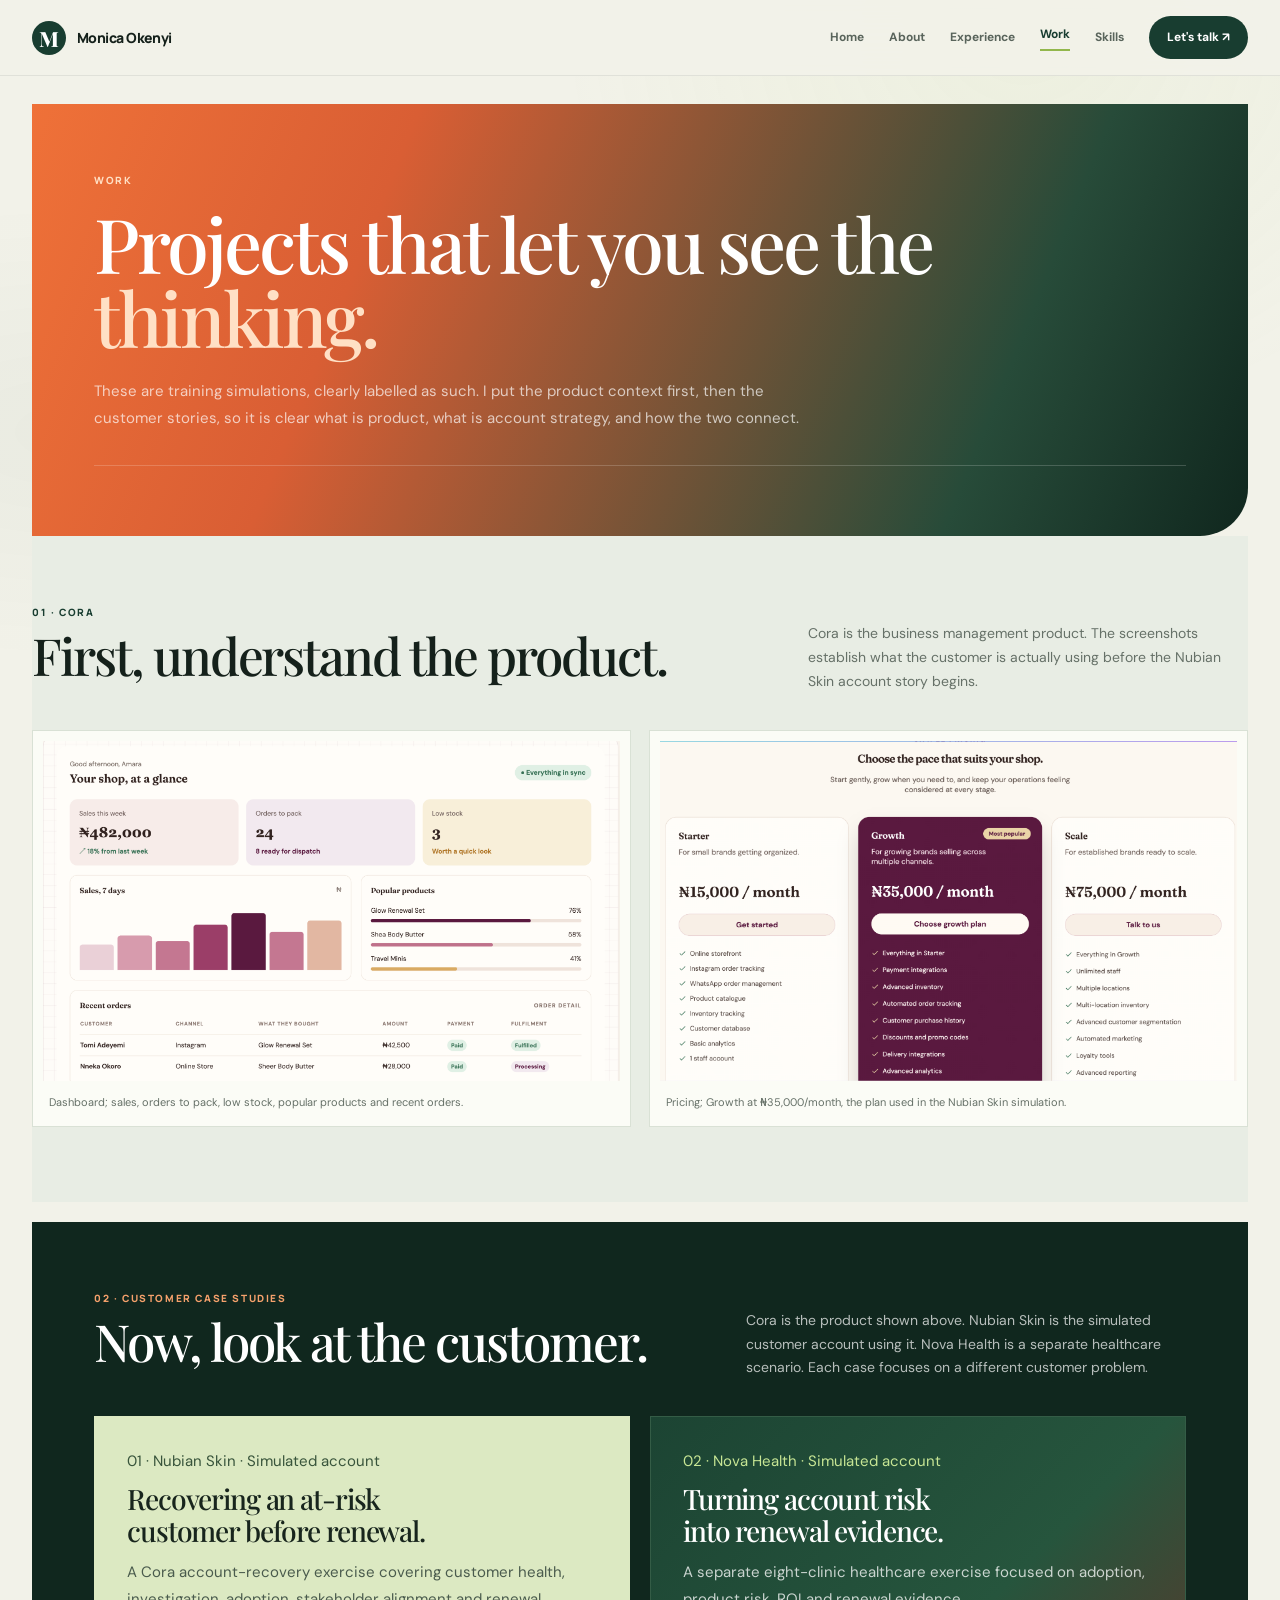
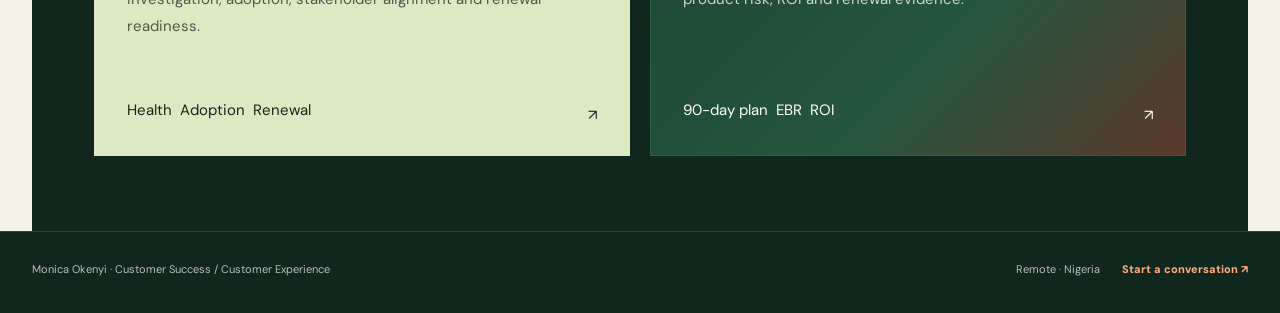
<file: work.html>
<!doctype html><html lang="en"><head><meta charset="utf-8"><meta name="viewport" content="width=device-width,initial-scale=1"><meta name="description" content="Monica Okenyi; Customer Success portfolio work"><title>Work; Monica Okenyi</title><link rel="stylesheet" href="styles.css"></head><body class="interior-page work-page"><div class="cursor-dot"></div><header class="topbar"><a class="brand" href="index.html"><span class="brand-mark">M</span><span>Monica Okenyi</span></a><button class="menu" type="button" aria-label="Toggle navigation" aria-expanded="false">☰</button><nav aria-label="Main navigation"><a href="index.html">Home</a><a href="about.html">About</a><a href="experience.html">Experience</a><a href="work.html">Work</a><a href="skills.html">Skills</a><a class="nav-cta" href="contact.html">Let's talk ↗</a></nav></header><main><div class="wrap"><section class="page-hero reveal"><div class="kicker">Work</div><h1>Projects that let you see the <span style="color:var(--orange-deep)">thinking.</span></h1><p>These are training simulations, clearly labelled as such. I put the product context first, then the customer stories, so it is clear what is product, what is account strategy, and how the two connect.</p></section><section class="section section-tight"><div class="section-head reveal"><div><div class="kicker">01 · Cora</div><h2>First, understand the product.</h2></div><p>Cora is the business management product. The screenshots establish what the customer is actually using before the Nubian Skin account story begins.</p></div><div class="media-pair"><figure class="media-card reveal"><img src="cora-dashboard.png" alt="Cora dashboard screenshot"><figcaption>Dashboard; sales, orders to pack, low stock, popular products and recent orders.</figcaption></figure><figure class="media-card reveal"><img src="cora-pricing.png" alt="Cora pricing screenshot"><figcaption>Pricing; Growth at ₦35,000/month, the plan used in the Nubian Skin simulation.</figcaption></figure></div></section><section class="section case-selection-section">
 <div class="section-head reveal"><div><div class="kicker">02 · Customer case studies</div><h2>Now, look at the customer.</h2></div><p>Cora is the product shown above. Nubian Skin is the simulated customer account using it. Nova Health is a separate healthcare scenario. Each case focuses on a different customer problem.</p></div>
 <div class="grid-2">
  <a class="project-card featured project-nubian reveal" href="nubian-skin.html"><div><div class="card-meta">01 · Nubian Skin · Simulated account</div><h3>Recovering an at-risk customer before renewal.</h3><p>A Cora account-recovery exercise covering customer health, investigation, adoption, stakeholder alignment and renewal readiness.</p></div><div class="project-meta"><div class="chips"><span class="chip">Health</span><span class="chip">Adoption</span><span class="chip">Renewal</span></div><span class="arrow">↗</span></div></a>
  <a class="project-card project-nova reveal" href="nova-health.html"><div><div class="card-meta">02 · Nova Health · Simulated account</div><h3>Turning account risk into renewal evidence.</h3><p>A separate eight-clinic healthcare exercise focused on adoption, product risk, ROI and renewal evidence.</p></div><div class="project-meta"><div class="chips"><span class="chip">90-day plan</span><span class="chip">EBR</span><span class="chip">ROI</span></div><span class="arrow">↗</span></div></a>
 </div>
</section></div></main><footer class="footer wrap"><div>Monica Okenyi · Customer Success / Customer Experience</div><div class="footer-links"><span>Remote · Nigeria</span><a href="contact.html">Start a conversation ↗</a></div></footer><script src="script.js"></script></body></html>
</file>
<file: styles.css>
@import url('https://fonts.googleapis.com/css2?family=DM+Sans:wght@400;500;600;700&family=Manrope:wght@400;500;600;700;800&family=Playfair+Display:ital,wght@0,500;0,600;1,500&display=swap');

:root{
 --ink:#15211b;--muted:#667168;--paper:#f2f2e9;--white:#fbfcf6;--line:#d7ded4;
 --green:#183d30;--green2:#0c251d;--lime:#b9df6c;--lime-dark:#92b74b;
 --mint:#e5eddf;--sand:#e8e4d9;--night:#0c1712;--shadow:0 24px 68px rgba(12,37,26,.14);
 --ocean:var(--green);--orange-deep:var(--lime-dark);--orange:var(--green);--cyan:var(--lime);--butter:var(--lime);--sun:var(--mint);
 --ease:cubic-bezier(.22,.72,.2,1);--max:1220px
}
*{box-sizing:border-box}
html{scroll-behavior:smooth;scroll-padding-top:100px}
body{margin:0;background:var(--paper);color:var(--ink);font-family:'DM Sans',Arial,sans-serif;font-size:15px;line-height:1.7;overflow-x:hidden}
body:before{content:"";position:fixed;inset:0;z-index:-1;pointer-events:none;background:radial-gradient(ellipse at 80% 4%,rgba(185,223,108,.08),transparent 32%),radial-gradient(ellipse at 8% 48%,rgba(24,61,48,.04),transparent 35%)}
a{color:inherit;text-decoration:none}button,input,textarea{font:inherit}img{display:block;max-width:100%}
.wrap{width:min(var(--max),calc(100% - 64px));margin:0 auto}
h1,h2,h3,h4,.display,.serif{font-family:'Playfair Display',Georgia,serif;font-weight:500;letter-spacing:-.04em}
h1{font-size:clamp(3.2rem,6vw,6.6rem);line-height:.98;margin:18px 0 24px;max-width:950px}
h2{font-size:clamp(2.3rem,4vw,4rem);line-height:1.04;margin:9px 0 16px}
h3{font-size:clamp(1.5rem,2.2vw,2rem);line-height:1.14;margin:8px 0 12px}
p{margin:0 0 16px}.muted,.small{color:var(--muted)}.small{font-size:12px}
.eyebrow,.kicker{font-family:'Manrope',sans-serif;font-size:10px;line-height:1.35;letter-spacing:.16em;text-transform:uppercase;font-weight:800;color:var(--green)}
.lede{font-size:17px;line-height:1.8;color:#46544a;max-width:650px}
.btn{display:inline-flex;align-items:center;justify-content:center;gap:10px;padding:13px 18px;border:1px solid var(--green);font-family:Manrope,sans-serif;font-size:10px;font-weight:800;letter-spacing:.1em;text-transform:uppercase;transition:transform .3s var(--ease),background .3s,color .3s,border-color .3s,box-shadow .3s}
.btn:hover{transform:translateY(-3px);box-shadow:0 12px 26px rgba(24,61,48,.13)}
.btn.primary{background:var(--green);color:#fff}.btn.primary:hover{background:var(--green2);border-color:var(--green2)}
.btn.ghost{background:transparent;color:var(--green)}.btn.ghost:hover{background:var(--mint);box-shadow:none}
.btn.orange{background:var(--lime);border-color:var(--lime);color:var(--ink)}.btn.orange:hover{background:#c9e88a;border-color:#c9e88a}
.section{padding:105px 0}.section-tight{padding-top:48px;padding-bottom:55px}
.section-head{display:flex;align-items:end;justify-content:space-between;gap:42px;margin-bottom:38px}
.section-head>p{max-width:440px;color:var(--muted);font-size:14px;margin:0 0 4px}
.rule{height:1px;background:var(--line)}

/* Shared navigation */
.topbar{position:fixed;z-index:100;top:0;left:0;width:100%;height:76px;padding:0 max(32px,calc((100vw - var(--max))/2));display:flex;align-items:center;justify-content:space-between;background:rgba(242,242,233,.9);backdrop-filter:blur(18px);border-bottom:1px solid rgba(21,33,27,.08);transition:height .3s var(--ease),background .3s,box-shadow .3s}
.topbar.scrolled{height:66px;box-shadow:0 8px 28px rgba(12,37,26,.07)}
.brand{display:flex;align-items:center;gap:11px;font-family:Manrope,sans-serif;font-size:14px;font-weight:800;letter-spacing:-.04em}
.brand-mark{width:34px;height:34px;display:grid;place-items:center;background:var(--green);color:white;border-radius:50%;font-family:'Playfair Display',serif;font-size:21px}
.topbar nav{display:flex;align-items:center;gap:25px}
.topbar nav a{font-size:12px;color:#59645b;font-weight:700;transition:color .2s}
.topbar nav a:hover,.topbar nav a.active{color:var(--green)}
.topbar nav a.active:after{content:"";display:block;height:2px;background:var(--lime-dark);margin-top:4px}
.topbar nav .nav-cta{padding:11px 18px;background:var(--green);color:white;border-radius:999px}
.topbar nav .nav-cta:hover{background:var(--green2);color:white}
.menu{display:none;border:0;background:transparent;color:var(--green);font-size:24px;padding:5px;cursor:pointer}
main{padding-top:76px}

/* Homepage hero */
.home-page{background:#e9ede4;color:var(--ink)}
.home-page:before{display:none}
.home-page main{padding-top:0}
.home-page .topbar{top:28px;left:50%;transform:translateX(-50%);width:min(1390px,calc(100% - 72px));height:62px;padding:0 11px;background:transparent;border:0;box-shadow:none;backdrop-filter:none;color:white}
.home-page .topbar.scrolled{top:10px;height:58px;padding:0 18px;background:rgba(10,29,21,.93);backdrop-filter:blur(18px)}
.home-page .brand{color:white}.home-page .brand-mark{background:transparent;border:1px solid rgba(255,255,255,.65)}
.home-page .topbar nav{gap:27px}
.home-page .topbar nav a{color:rgba(255,255,255,.8);font-size:12px}
.home-page .topbar nav a:hover,.home-page .topbar nav a.active{color:white}
.home-page .topbar nav a.active:after{background:var(--lime)}
.home-page .topbar nav .nav-cta{background:#f7f8f0;color:var(--green)!important;padding:10px 19px}
.home-page .topbar nav .nav-cta:hover{background:var(--lime)}
.home-page .menu{color:white}
.home-hero{position:relative;isolation:isolate;overflow:hidden;display:block;width:min(1500px,calc(100% - 48px));max-width:1500px;min-height:min(870px,calc(100vh - 24px));margin:24px auto 0;padding:145px 5.1% 142px;border-radius:0 0 66px 66px;background:linear-gradient(118deg,#27483a 0%,#183b2f 43%,#102a21 75%,#0b1d16 100%);color:#fff}
.home-hero:before{content:"";position:absolute;inset:0;z-index:-2;background:radial-gradient(ellipse at 19% 34%,rgba(139,170,103,.28),transparent 42%),radial-gradient(ellipse at 88% 30%,rgba(4,19,13,.62),transparent 42%)}
.home-hero:after{content:"";position:absolute;inset:0;z-index:-1;pointer-events:none;background:linear-gradient(90deg,rgba(7,25,18,.06) 0%,transparent 50%,rgba(5,17,12,.35) 100%)}
.hero-glow{position:absolute;width:680px;height:680px;right:8%;top:5%;border-radius:50%;background:radial-gradient(circle,rgba(185,223,108,.16),transparent 68%);pointer-events:none}
.home-hero .hero-copy{position:relative;z-index:4;width:57%;max-width:760px}
.home-hero .hero-years{display:flex;gap:13px;align-items:center;color:rgba(255,255,255,.75);margin-bottom:30px}
.home-hero .hero-years span{font-family:Manrope,sans-serif;font-size:12px;letter-spacing:.14em;color:var(--lime)}
.home-hero .hero-years strong{font-size:9px;letter-spacing:.16em}
.hero-hello{font-family:Manrope,sans-serif;color:var(--lime);font-size:clamp(18px,2vw,24px);font-weight:700;letter-spacing:-.04em;margin:0 0 13px}
.home-hero h1{font-family:Manrope,sans-serif;font-size:clamp(3.25rem,6.5vw,6.7rem);font-weight:800;line-height:.93;letter-spacing:-.085em;color:#fff;max-width:760px;margin:0 0 25px}
.home-hero h1 span{color:#d8e9b3;font-style:normal}
.home-hero .hero-note{max-width:560px;border-left:2px solid var(--lime);padding-left:15px;color:rgba(255,255,255,.72);font-size:13px;line-height:1.75}
.home-hero .actions{display:flex;gap:11px;flex-wrap:wrap;margin-top:28px}
.home-hero .btn{border-color:rgba(255,255,255,.72)}
.home-hero .btn.primary{background:#f7f8f0;color:var(--green);border-color:#f7f8f0}
.home-hero .btn.primary:hover{background:var(--lime);border-color:var(--lime)}
.home-hero .btn.ghost{color:white;background:rgba(255,255,255,.07);border-color:rgba(255,255,255,.4)}
.home-hero .btn.ghost:hover{background:rgba(255,255,255,.16);box-shadow:none}
.portrait-stage{position:relative}
.home-hero .portrait-stage{position:absolute;z-index:2;left:34%;top:1%;bottom:0;width:46%;min-height:0;pointer-events:none}
.home-hero .portrait-backdrop,.home-hero .portrait-lines{display:none}
.portrait-toggle{position:absolute;inset:0;width:100%;height:100%;padding:0;border:0;background:transparent;display:block;cursor:pointer;pointer-events:auto;overflow:hidden}
.portrait-toggle img{position:absolute;inset:0;width:100%;height:100%;object-fit:cover;object-position:center 15%;border:0;border-radius:0;filter:grayscale(1) contrast(1.1) brightness(.92);opacity:.88;mix-blend-mode:normal;mask-image:linear-gradient(to right,transparent 0%,rgba(0,0,0,.35) 12%,#000 32%),linear-gradient(to bottom,#000 0%,#000 84%,transparent 100%);mask-composite:intersect;transition:filter .75s var(--ease),opacity .75s,transform .8s var(--ease)}
.portrait-toggle .portrait-prompt{position:absolute;left:18%;bottom:11%;z-index:2;padding:8px 12px;background:rgba(247,248,240,.92);color:var(--green);font:800 9px Manrope,sans-serif;letter-spacing:.1em;text-transform:uppercase;opacity:0;transform:translateY(6px);transition:opacity .3s,transform .3s}
.portrait-toggle:focus-visible{outline:2px solid var(--lime);outline-offset:-5px}
.portrait-stage.is-color .portrait-toggle img{filter:grayscale(0) saturate(1.08) contrast(1.04);opacity:1;transform:scale(1.015)}
.portrait-stage.is-color .portrait-prompt{opacity:1;transform:none}
@media(hover:hover) and (pointer:fine){
 .portrait-toggle:hover img,.portrait-toggle:focus-visible img{filter:grayscale(0) saturate(1.08) contrast(1.04);opacity:1;transform:scale(1.015)}
 .portrait-toggle:hover .portrait-prompt,.portrait-toggle:focus-visible .portrait-prompt{opacity:1;transform:none}
}
.home-hero .portrait-stage:after{display:none}
.home-hero .portrait-label{position:absolute;z-index:4;left:14%;bottom:8%;padding:9px 13px;background:rgba(247,248,240,.95);color:var(--green);font:800 9px Manrope,sans-serif;letter-spacing:.12em;text-transform:uppercase}
.hero-side-copy{position:absolute;z-index:4;right:4.5%;top:43%;width:225px;color:white}
.hero-side-copy h2{font-family:'Playfair Display',serif;font-size:clamp(1.3rem,2vw,1.75rem);line-height:1.2;letter-spacing:-.03em;margin:0 0 13px}
.hero-side-copy p{font-size:11px;line-height:1.8;color:rgba(255,255,255,.68)}
.hero-side-link{margin-top:18px}.hero-side-link a{display:inline-flex;gap:8px;align-items:center;border-bottom:1px solid rgba(255,255,255,.45);padding-bottom:5px;color:#fff;font:800 9px Manrope,sans-serif;letter-spacing:.1em;text-transform:uppercase}
.hero-index{position:absolute;z-index:5;left:5.1%;right:5.1%;bottom:32px;display:grid;grid-template-columns:repeat(4,1fr);gap:18px}
.hero-index div{display:flex;flex-direction:column;gap:6px}.hero-index b{font:800 11px Manrope,sans-serif;color:var(--lime)}.hero-index span{font-size:11px;color:rgba(255,255,255,.84)}
.home-frame{width:min(1500px,calc(100% - 48px));margin:0 auto;background:var(--night);color:#fff;overflow:hidden}
.tools-ribbon{display:grid;grid-template-columns:1fr 3fr auto;align-items:center;gap:25px;padding:31px 5.1%;background:#0b1711;border-bottom:1px solid rgba(255,255,255,.11)}
.ribbon-label .kicker{color:var(--lime)}.ribbon-label strong{display:block;font:700 11px Manrope,sans-serif;margin-top:5px;color:#fff}
.ribbon-logos{display:flex;align-items:center;justify-content:space-between;flex-wrap:wrap;gap:14px 20px}
.ribbon-logos span{font:700 11px Manrope,sans-serif;letter-spacing:-.02em;color:rgba(255,255,255,.78)}
.tools-ribbon>a{font:800 9px Manrope,sans-serif;white-space:nowrap;letter-spacing:.12em;text-transform:uppercase;color:var(--lime)}
.impact-section{display:grid;grid-template-columns:.85fr 1.15fr;gap:48px;align-items:end;padding:88px 5.1% 96px;background:#101d16}
.impact-intro .kicker{color:var(--lime)}
.impact-intro h2{font-family:Manrope,sans-serif;font-size:clamp(2.25rem,4vw,4.15rem);font-weight:800;line-height:1.02;letter-spacing:-.075em;max-width:620px}
.impact-intro h2 em{font-style:normal;color:var(--lime)}
.impact-intro p{font-size:12px;line-height:1.8;color:rgba(255,255,255,.58);max-width:440px}
.home-page .metrics{display:grid;grid-template-columns:repeat(2,1fr);border-top:1px solid rgba(255,255,255,.2);border-bottom:1px solid rgba(255,255,255,.2)}
.home-page .metric-cell{margin:0;padding:21px 16px 20px 0;border-right:1px solid rgba(255,255,255,.17)}
.home-page .metric-cell:nth-child(2n){border-right:0;padding-left:17px}
.home-page .metric-cell:nth-child(n+3){border-top:1px solid rgba(255,255,255,.17)}
.home-page .metric-number{font:500 clamp(2.2rem,3.8vw,3.9rem)/1 Manrope,sans-serif;letter-spacing:-.08em;color:var(--lime)}
.home-page .metric-label{font-size:10px;line-height:1.55;color:rgba(255,255,255,.62);font-weight:600;max-width:170px;margin-top:10px}
.work-section{background:#f2f2e9;color:var(--ink);padding:92px 5.1% 105px}
.work-section .section-head>p{color:var(--muted)}
.work-section .kicker{color:var(--green)}
.work-section .project-card{min-height:330px;background:#fbfcf6;border:1px solid #dce2d8;box-shadow:none}
.work-section .project-card.featured{background:#1a3f31;color:white;border-color:#1a3f31}
.work-section .project-card.featured p{color:rgba(255,255,255,.72)}
.work-section .project-card.featured .card-meta{color:var(--lime)}
.work-section .project-card:hover{box-shadow:0 24px 55px rgba(15,45,30,.13)}
.behind-section{display:grid;grid-template-columns:.86fr 1.14fr;gap:75px;padding:102px 5.1%;background:#0d1712;color:white}
.behind-left .kicker{color:var(--lime)}
.behind-left h2{font-family:Manrope,sans-serif;font-size:clamp(2.7rem,4.5vw,4.7rem);line-height:.99;font-weight:800;letter-spacing:-.08em}
.behind-left p{max-width:400px;font-size:12px;color:rgba(255,255,255,.6);margin:20px 0 28px}
.behind-left .btn.orange{background:var(--lime);border-color:var(--lime);color:#15211b}
.behind-row{display:grid;grid-template-columns:115px 1fr;gap:18px;padding:21px 0;border-top:1px solid rgba(255,255,255,.16)}
.behind-row .number{padding-top:6px;font:800 9px Manrope,sans-serif;letter-spacing:.12em;color:var(--lime)}
.behind-row h3{font:700 18px Manrope,sans-serif;letter-spacing:-.04em;margin:0 0 7px}
.behind-row p{font-size:11px;line-height:1.8;color:rgba(255,255,255,.58);max-width:440px;margin:0}
.home-contact{display:flex;justify-content:space-between;align-items:center;gap:30px;padding:58px 5.1%;background:linear-gradient(115deg,#254a39,#183a2e 60%,#101f18);color:white}
.home-contact .kicker{color:var(--lime)}
.home-contact h2{font:800 clamp(1.8rem,3.5vw,3.1rem)/1.1 Manrope,sans-serif;letter-spacing:-.07em;margin:8px 0 0;max-width:730px}
.contact-orb{width:108px;height:108px;flex:0 0 108px;border-radius:50%;display:flex;flex-direction:column;align-items:center;justify-content:center;gap:4px;background:#f7f8f0;color:var(--green);font:800 10px Manrope,sans-serif;transition:transform .35s,background .35s}
.contact-orb:hover{transform:rotate(-8deg) scale(1.05);background:var(--lime)}.contact-orb span{font-size:22px}
.home-page .footer{width:min(1500px,calc(100% - 48px));margin:0 auto;padding:28px 5.1% 34px;background:#0b1711;border-color:rgba(255,255,255,.15);color:rgba(255,255,255,.62)}
.home-page .footer a{color:var(--lime)}.home-page .footer-links span{color:rgba(255,255,255,.62)}

/* Interior pages: editorial structure with generous space and alternating dark/light sections */
.interior-page main,.interior-page main .wrap{min-height:60vh}
.interior-page .page-hero{padding:95px 0 58px;position:relative}
.interior-page .page-hero:after{content:"";display:block;width:100%;height:1px;background:var(--line);margin-top:44px}
.interior-page .page-hero h1{max-width:1050px;font-size:clamp(3.1rem,6vw,6.1rem)}
.interior-page .page-hero p{max-width:760px;color:var(--muted);font-size:15px;line-height:1.85}
.interior-page .section{padding:78px 0}
.interior-page .section-tight{padding-top:24px;padding-bottom:54px}
.interior-page .section-head{margin-bottom:32px}
.interior-page .section-head h2{max-width:740px}
.interior-page .page-hero .kicker,.interior-page .kicker{color:var(--green)}
.interior-page .page-hero h1 span{color:var(--green)!important}
.interior-page .project-card{background:var(--white);border:1px solid var(--line);border-radius:0;box-shadow:none}
.interior-page .project-card.featured{background:var(--green);border-color:var(--green);color:white}
.interior-page .project-card.featured p{color:rgba(255,255,255,.72)}
.interior-page .project-card.featured .card-meta{color:var(--lime)}
.interior-page .project-card:hover{transform:translateY(-6px);box-shadow:var(--shadow)}
.interior-page .thought-card{border-top:2px solid var(--lime-dark);padding-top:20px}
.interior-page .thought-card .number{color:var(--green)}
.interior-page .human{background:#10281f;color:white;padding:42px;display:grid;grid-template-columns:1.1fr .9fr;gap:38px;position:relative;overflow:hidden}
.interior-page .human p{color:rgba(255,255,255,.7)}
.interior-page .human-item{background:#10281f;padding:16px}
.interior-page .human-item b{color:var(--lime)}
.interior-page .human-item span{color:#fff}.interior-page .human-item small{color:rgba(255,255,255,.55)}
.interior-page .timeline{border-top:1px solid var(--line)}
.interior-page .experience-item{display:grid;grid-template-columns:180px 1fr;gap:48px;padding:38px 0;border-bottom:1px solid var(--line)}
.interior-page .experience-date{font:800 10px Manrope,sans-serif;letter-spacing:.1em;color:var(--green);padding-top:6px}
.interior-page .experience-company{font:800 10px Manrope,sans-serif;letter-spacing:.15em;text-transform:uppercase;color:var(--muted)}
.interior-page .experience-title{font:500 32px 'Playfair Display',serif;line-height:1.1;margin:5px 0}
.interior-page .experience-location{font-size:11px;color:var(--muted);margin:5px 0 15px}
.interior-page .experience-item ul{margin:0;padding-left:18px;max-width:900px}
.interior-page .experience-item li{font-size:13px;line-height:1.85;color:#4f5b52;margin:8px 0}
.interior-page .experience-item li::marker{color:var(--lime-dark)}
.interior-page .subrole{margin-top:26px;padding-top:22px;border-top:1px dashed var(--line)}
.interior-page .subrole-title{font:500 26px 'Playfair Display',serif}
.interior-page .metrics{display:grid;grid-template-columns:repeat(4,1fr);border-top:1px solid var(--line);border-bottom:1px solid var(--line)}
.interior-page .metric-cell{padding:25px 18px 24px 0;border-right:1px solid var(--line);margin-right:18px}
.interior-page .metric-cell:last-child{border:0;margin:0}
.interior-page .metric-number{font:500 clamp(2.5rem,4vw,3.9rem)/1 Manrope,sans-serif;color:var(--green);letter-spacing:-.08em}
.interior-page .metric-label{font-size:10px;color:var(--muted);line-height:1.6;font-weight:650;margin-top:9px}
.interior-page .skills-grid{display:grid;grid-template-columns:1.05fr .95fr;gap:48px}
.interior-page .skills-panel{padding:25px 0;border-top:1px solid var(--line);background:transparent}
.interior-page .skills-list{display:flex;flex-wrap:wrap;gap:8px;margin-top:18px}
.interior-page .skill-tag{padding:8px 11px;background:var(--white);border:1px solid var(--line);font-size:10px;transition:transform .2s,border-color .2s}
.interior-page .skill-tag:hover{transform:translateY(-2px);border-color:var(--lime-dark)}
.tools-catalog{display:grid;grid-template-columns:repeat(2,minmax(0,1fr));gap:25px}
.tools-category{border-top:1px solid var(--line);padding-top:14px}
.tools-category h3{font:800 11px Manrope,sans-serif;letter-spacing:.02em;margin:0 0 12px}
.tools-category .tool-grid{display:grid;grid-template-columns:1fr;gap:0}
.tool{display:flex;align-items:center;gap:11px;min-height:48px;border-bottom:1px solid rgba(215,222,212,.65);font-size:12px}
.tool-logo{width:32px;height:32px;flex:0 0 32px;display:grid;place-items:center;background:#fff;border:1px solid #e2e7df;border-radius:8px;overflow:hidden}
.tool-logo img{width:22px;height:22px;object-fit:contain}
.tool-fallback{font:800 9px Manrope,sans-serif;color:var(--green)}
.tool>span:last-child{font-size:11px;font-weight:650}
.tool-intro{font-size:12px;color:var(--muted);margin:8px 0 18px;max-width:560px}
.interior-page .cert-list{margin:0;padding:0;list-style:none}
.interior-page .cert-list li{padding:13px 0;border-bottom:1px solid var(--line);font-size:12px;color:var(--muted)}
.interior-page .cert-list strong{display:block;color:var(--ink);font-size:13px}
.interior-page .case-nav{position:sticky;top:74px;z-index:20;background:rgba(242,242,233,.94);backdrop-filter:blur(14px);border-bottom:1px solid var(--line);padding:8px 0;display:flex;gap:7px;overflow:auto;margin-bottom:35px}
.interior-page .case-nav a{white-space:nowrap;padding:8px 11px;font-size:10px;font-weight:800;color:var(--muted);transition:background .2s,color .2s}
.interior-page .case-nav a:hover{background:var(--green);color:white}
.interior-page .case-section{padding:66px 0;border-bottom:1px solid var(--line)}
.interior-page .case-grid{display:grid;grid-template-columns:1.05fr .95fr;gap:38px;align-items:center}
.interior-page .orientation{font-size:13px;color:var(--green);font-weight:700;max-width:760px;margin:0 0 18px}
.interior-page .case-section>p{max-width:760px;color:var(--muted)}
.interior-page .quote{border-left:3px solid var(--lime-dark);padding:24px 0 24px 26px}
.interior-page .quote p{font:500 clamp(1.8rem,3vw,2.7rem)/1.15 'Playfair Display',serif;margin:0}
.interior-page .health-board{background:#173b2e;color:white;padding:30px}
.interior-page .health-status{font:500 56px/1 Manrope,sans-serif;color:var(--lime)}
.interior-page .case-metrics{display:grid;grid-template-columns:repeat(2,1fr);gap:10px;margin-top:20px}
.interior-page .case-metric{padding:17px;background:var(--white);border:1px solid var(--line)}
.interior-page .health-board .case-metric{background:rgba(255,255,255,.06);border-color:rgba(255,255,255,.16)}
.interior-page .case-metric strong{display:block;font:700 28px Manrope,sans-serif;color:var(--green)}
.interior-page .health-board .case-metric strong{color:var(--lime)}
.interior-page .case-metric span{font-size:10px;color:var(--muted)}
.interior-page .health-board .case-metric span{color:rgba(255,255,255,.72)}
.interior-page .days{display:grid;grid-template-columns:repeat(3,1fr);gap:22px;margin-top:26px}
.interior-page .day{padding:18px 0;border-top:2px solid var(--lime-dark)}
.interior-page .day b{font:800 10px Manrope,sans-serif;letter-spacing:.11em;color:var(--green)}
.interior-page .day ul{padding-left:18px;color:var(--muted);font-size:12px}
.interior-page .stakeholders{display:grid;grid-template-columns:repeat(3,1fr);gap:17px}
.interior-page .stakeholder{padding:19px 0;border-top:1px solid var(--line)}
.interior-page .stakeholder strong{font:500 24px 'Playfair Display',serif}
.interior-page .stakeholder small{display:block;color:var(--green);font-size:10px;font-weight:800;margin:4px 0 10px}
.interior-page .stakeholder p{font-size:12px;color:var(--muted)}
.interior-page .pdf-shell{margin-top:22px;padding:11px;background:#fff;border:1px solid var(--line)}
.interior-page .pdf-toolbar{display:flex;align-items:center;justify-content:space-between;gap:14px;padding:6px 4px 12px}
.interior-page .pdf-frame{width:100%;height:680px;border:0;background:#e7eae4}
.interior-page .slide-list{border-top:1px solid var(--line);margin-top:25px}
.interior-page .slide-row{display:grid;grid-template-columns:95px 1fr;gap:18px;padding:16px 0;border-bottom:1px solid var(--line)}
.interior-page .slide-no{font:800 9px Manrope,sans-serif;color:var(--green);letter-spacing:.1em}
.interior-page .slide-row strong{font-size:13px}.interior-page .slide-row p{font-size:12px;color:var(--muted);margin:4px 0 0}
.interior-page .story-section{display:grid;grid-template-columns:.75fr 1.25fr;gap:65px}
.interior-page .story-copy p{font-size:14px;line-height:1.95;color:#4e5a51}
.interior-page .story-intro{position:sticky;top:112px;align-self:start}
.interior-page .media-pair,.interior-page .book-grid,.interior-page .movie-grid{display:grid;grid-template-columns:1fr 1fr;gap:18px}
.interior-page .media-card{margin:0;padding:10px;background:#fff;border:1px solid var(--line)}
.interior-page .media-card img{width:100%;height:310px;object-fit:cover}
.interior-page .media-card figcaption{font-size:11px;color:var(--muted);padding:12px 4px 3px}
.interior-page .cover-card{background:#fff;overflow:hidden}
.interior-page .cover-card img{width:100%;height:350px;object-fit:cover}
.interior-page .cover-copy{padding:15px 18px}
.interior-page .cover-card .meta{font:800 9px Manrope,sans-serif;letter-spacing:.12em;text-transform:uppercase;color:var(--green)}
.interior-page .cover-card p{font-size:12px;color:var(--muted)}
.interior-page .media-heading{display:flex;align-items:end;justify-content:space-between;gap:20px;margin:38px 0 18px}
.interior-page .media-heading h2{margin:0}
.interior-page .media-heading p{font-size:12px;color:var(--muted);max-width:350px;margin:0 0 4px}
.interior-page .joy-grid{display:grid;grid-template-columns:.9fr 1.1fr;gap:35px;margin-top:55px}
.interior-page .joy-list{display:grid;grid-template-columns:1fr 1fr;gap:10px}
.interior-page .joy-card{padding:20px;background:var(--white);border:1px solid var(--line)}
.interior-page .joy-card b{display:block;font-size:13px}
.interior-page .joy-card span{font-size:11px;color:var(--muted)}
.interior-page .joy-icon{width:30px;height:30px;display:grid;place-items:center;background:var(--mint);color:var(--green);border-radius:50%;margin-bottom:12px}
.interior-page .contact-grid{display:grid;grid-template-columns:1fr 1fr;gap:42px}
.interior-page .contact-block{padding:22px 0;border-bottom:1px solid var(--line)}
.interior-page .contact-link{font:700 clamp(1.2rem,2vw,1.8rem) Manrope,sans-serif;color:var(--green)}
.interior-page .linkedin-card{display:flex;align-items:center;gap:13px;padding:16px 0;border-block:1px solid var(--line)}
.interior-page .linkedin-mark{width:40px;height:40px;display:grid;place-items:center;background:var(--green);color:white;border-radius:50%;font-weight:800}
.interior-page .linkedin-card strong,.interior-page .linkedin-card span{display:block}
.interior-page .linkedin-card span{font-size:11px;color:var(--muted)}
.interior-page .linkedin-card a{margin-left:auto;color:var(--green);font-size:11px;font-weight:800}
.interior-page .contact-form{padding:28px;background:var(--white);border:1px solid var(--line)}
.interior-page .form-row{display:grid;grid-template-columns:1fr 1fr;gap:16px}
.interior-page .field{margin-bottom:16px}
.interior-page .field label{display:block;font:800 10px Manrope,sans-serif;letter-spacing:.1em;text-transform:uppercase;margin-bottom:7px}
.interior-page .field input,.interior-page .field textarea{width:100%;padding:12px;border:1px solid var(--line);background:var(--paper);outline:0;transition:border-color .2s,box-shadow .2s}
.interior-page .field input:focus,.interior-page .field textarea:focus{border-color:var(--green);box-shadow:0 0 0 3px rgba(24,61,48,.11)}
.interior-page .field textarea{min-height:145px;resize:vertical}
.interior-page .form-actions{display:flex;align-items:center;gap:13px;flex-wrap:wrap}
.interior-page .form-status{font-size:11px;color:var(--muted)}
.footer{padding:28px 0 34px;border-top:1px solid var(--line);display:flex;justify-content:space-between;gap:20px;font-size:11px;color:var(--muted)}
.footer-links{display:flex;gap:22px}.footer a{font-weight:800;color:var(--green)}
.cursor-dot,.cursor-ring{display:none}
.progress{position:fixed;z-index:200;top:0;left:0;width:100%;height:3px;background:linear-gradient(90deg,var(--green),var(--lime));transform:scaleX(0);transform-origin:left}
.js .reveal{opacity:0;transform:translateY(22px);transition:opacity .75s var(--ease),transform .75s var(--ease);transition-delay:var(--d,0s)}
.js .reveal.show{opacity:1;transform:none}
@media(max-width:950px){
 .home-hero{min-height:790px;padding:135px 4.5% 140px}
 .home-hero .hero-copy{width:64%}
 .home-hero .portrait-stage{left:35%;width:44%}
 .hero-side-copy{right:3%;top:57%;width:185px}
 .hero-index{left:4.5%;right:4.5%}
 .tools-ribbon{grid-template-columns:1fr;gap:12px;padding:27px 4.5%}
 .ribbon-logos{justify-content:flex-start;gap:12px 20px}
 .impact-section{grid-template-columns:1fr;gap:30px;padding:72px 4.5%}
 .behind-section{grid-template-columns:1fr;gap:42px;padding:78px 4.5%}
 .work-section{padding:75px 4.5%}
 .home-contact{padding:50px 4.5%}
 .interior-page .skills-grid{grid-template-columns:1fr;gap:24px}
}
@media(max-width:700px){
 .wrap{width:calc(100% - 40px)}
 .topbar{height:66px;padding:0 19px}
 .topbar.scrolled{height:60px}
 .menu{display:block}
 .topbar nav{display:none;position:absolute;top:66px;left:0;width:100%;padding:12px 20px 18px;background:rgba(242,242,233,.98);border-bottom:1px solid var(--line);flex-direction:column;align-items:stretch;gap:0}
 .topbar.open nav{display:flex}
 .topbar nav a{padding:12px 4px}
 .topbar nav .nav-cta{margin-top:8px;text-align:center;padding:13px}
 .topbar nav a.active:after{display:none}
 main{padding-top:66px}
 .home-page{background:var(--night)}
 .home-page .topbar{top:9px;width:calc(100% - 28px);height:57px;padding:0 10px}
 .home-page .topbar.scrolled{top:6px;height:53px}
 .home-page .topbar.open{background:rgba(10,29,21,.97);backdrop-filter:blur(18px)}
 .home-page .topbar nav{top:57px;background:rgba(10,29,21,.98);border:0;padding:12px 18px 19px}
 .home-page .topbar nav a{color:rgba(255,255,255,.85)}
 .home-page .topbar nav .nav-cta{background:#f7f8f0;color:var(--green)!important}
 .home-hero,.home-frame,.home-page .footer{width:100%;margin:0;border-radius:0}
 .home-hero{min-height:930px;padding:118px 22px 160px;border-radius:0 0 34px 34px}
 .home-hero .hero-copy{width:100%;max-width:100%}
 .home-hero .hero-years{margin-bottom:24px}
 .home-hero h1{font-size:clamp(3.15rem,13.4vw,5rem);max-width:100%;line-height:.96}
 .home-hero .hero-note{max-width:100%;position:relative;z-index:4}
 .home-hero .actions{position:relative;z-index:5}
 .home-hero .portrait-stage{left:15%;top:38%;bottom:4%;width:84%;height:54%;opacity:.72}
 .home-hero .portrait-toggle img{object-position:center 13%;mask-image:linear-gradient(to bottom,transparent 0%,rgba(0,0,0,.4) 10%,#000 27%,#000 100%);mask-composite:initial}
 .home-hero .portrait-label{display:none}
 .portrait-toggle .portrait-prompt{left:15%;bottom:13%;font-size:8px}
 .hero-side-copy{position:relative;right:auto;top:auto;width:100%;max-width:370px;margin:26px 0 0;z-index:5}
 .hero-side-copy h2{font-size:19px;max-width:320px}
 .hero-side-copy p{max-width:340px}
 .hero-index{left:22px;right:22px;bottom:22px;grid-template-columns:1fr 1fr;gap:12px}
 .hero-index span{font-size:10px}
 .tools-ribbon{padding:29px 22px;gap:13px}
 .ribbon-logos{gap:12px 17px}
 .ribbon-logos span{font-size:10px}
 .impact-section{padding:62px 22px;gap:25px}
 .home-page .metric-number{font-size:2.55rem}
 .work-section{padding:66px 22px}
 .behind-section{padding:68px 22px;gap:34px}
 .behind-row{grid-template-columns:82px 1fr;gap:10px}
 .home-contact{padding:40px 22px;align-items:flex-start}
 .home-contact h2{font-size:1.85rem}
 .contact-orb{width:82px;height:82px;flex:0 0 82px}
 .home-page .footer{padding:27px 22px}
 .interior-page main{padding-top:0}
 .interior-page .page-hero{padding:68px 0 40px}
 .interior-page .page-hero h1{font-size:clamp(2.9rem,12.5vw,4.5rem)}
 .interior-page .section{padding:60px 0}
 .interior-page .section-tight{padding:20px 0 38px}
 .interior-page .section-head{display:block;margin-bottom:25px}
 .interior-page .section-head>p{margin-top:12px}
 .interior-page .experience-item{grid-template-columns:1fr;gap:9px;padding:29px 0}
 .interior-page .experience-title{font-size:29px}
 .interior-page .metrics{grid-template-columns:1fr 1fr}
 .interior-page .metric-cell{padding:18px 10px 18px 0;margin:0}
 .interior-page .metric-cell:nth-child(2){border-right:0}
 .interior-page .metric-cell:nth-child(3),.interior-page .metric-cell:nth-child(4){border-top:1px solid var(--line)}
 .interior-page .metric-cell:nth-child(4){border-right:0}
 .interior-page .days,.interior-page .stakeholders{grid-template-columns:1fr}
 .interior-page .case-section{padding:48px 0}
 .interior-page .case-nav{top:65px}
 .interior-page .human{grid-template-columns:1fr;padding:25px}
 .interior-page .human h2{font-size:2.55rem}
 .interior-page .human-list{grid-template-columns:1fr 1fr}
 .interior-page .case-grid,.interior-page .story-section,.interior-page .joy-grid,.interior-page .contact-grid{grid-template-columns:1fr;gap:24px}
 .interior-page .story-intro{position:static}
 .interior-page .media-pair,.interior-page .book-grid,.interior-page .movie-grid{grid-template-columns:1fr}
 .interior-page .media-card img{height:260px}
 .interior-page .cover-card img{height:330px}
 .interior-page .media-heading{display:block}
 .interior-page .media-heading p{margin-top:8px}
 .interior-page .joy-list{grid-template-columns:1fr 1fr}
 .interior-page .contact-form{padding:20px}
 .interior-page .form-row{grid-template-columns:1fr;gap:0}
 .interior-page .pdf-frame{height:460px}
 .interior-page .pdf-toolbar{align-items:flex-start;flex-direction:column}
 .interior-page .slide-row{grid-template-columns:72px 1fr;gap:12px}
 .tools-catalog{grid-template-columns:1fr}
 .footer{flex-direction:column}
 .footer-links{justify-content:space-between}
}
@media(max-width:390px){
 .home-hero{min-height:980px;padding-inline:18px}
 .home-hero h1{font-size:3.05rem}
 .hero-index{left:18px;right:18px}
 .home-page .metric-number{font-size:2.25rem}
 .interior-page .joy-list{grid-template-columns:1fr}
}
@media(prefers-reduced-motion:reduce){
 *,*:before,*:after{animation:none!important;transition:none!important;scroll-behavior:auto!important}
 .js .reveal{opacity:1!important;transform:none!important}
}


/* Final composition refinements — hero, inner-page art direction, and content rhythm */
.home-hero{min-height:850px;padding-top:150px;padding-bottom:135px}
.home-hero .hero-copy{width:55%;max-width:735px}
.home-hero .hero-note{font-size:15px;line-height:1.8;max-width:590px;padding-left:18px}
.home-hero .portrait-stage{left:36%;width:42%;top:0}
.home-hero .portrait-toggle img{opacity:.96;filter:grayscale(1) contrast(1.08) brightness(1.02)}
.home-hero .portrait-stage.is-color .portrait-toggle img{filter:grayscale(0) saturate(1.14) contrast(1.08) brightness(1.04)}
.home-hero .portrait-label{display:none}
.home-hero .hero-side-copy{right:4%;top:39%;width:255px}
.home-hero .hero-side-copy h2{font-size:clamp(1.35rem,2vw,1.8rem);line-height:1.2}
.home-hero .hero-side-copy p{font-size:14px;line-height:1.8;color:rgba(255,255,255,.76)}
.home-hero .hero-side-link a{font-size:10px}
.home-hero .hero-index{bottom:0;left:0;right:0;padding:19px 5.1% 21px;border-top:1px solid rgba(255,255,255,.2);background:rgba(5,20,14,.25)}
.home-hero .hero-index div{gap:5px}
.home-hero .hero-index b{font-size:11px}
.home-hero .hero-index span{font-size:12px;letter-spacing:.01em}

/* About: give the personal section its own editorial chapter */
.about-page .page-hero{padding-top:90px;padding-bottom:55px}
.about-page .page-hero h1{max-width:1040px}
.about-page .story-section{align-items:start;gap:80px}
.about-page .story-intro{position:sticky;top:112px}
.about-page .story-intro h2{max-width:430px;font-size:clamp(2.3rem,4vw,3.65rem)}
.about-page .story-copy{max-width:720px;padding-left:28px;border-left:1px solid var(--line)}
.about-page .story-copy p{font-size:14px;line-height:1.95;color:#46534a;margin-bottom:19px}
.about-page .beyond-cv-section{margin:30px 0 70px;padding:64px 5.1% 60px;background:#10271e;color:#fff;border-radius:0 0 48px 48px}
.about-page .beyond-intro{display:grid;grid-template-columns:1fr 1fr;align-items:end;gap:32px;padding-bottom:34px;border-bottom:1px solid rgba(255,255,255,.17)}
.about-page .beyond-intro .kicker{color:var(--lime)}
.about-page .beyond-intro h2{font-family:Manrope,sans-serif;font-size:clamp(2.7rem,4.5vw,4.5rem);font-weight:800;line-height:1;letter-spacing:-.08em;margin:10px 0 0;max-width:500px}
.about-page .beyond-intro p{font-size:14px;color:rgba(255,255,255,.66);max-width:380px;margin:0 0 8px;line-height:1.8}
.about-page .personal-collection{margin-top:43px}
.about-page .collection-heading{display:flex;align-items:end;justify-content:space-between;gap:25px;margin-bottom:20px}
.about-page .collection-index{font:800 9px Manrope,sans-serif;letter-spacing:.14em;color:var(--lime)}
.about-page .collection-heading h3{font:750 clamp(1.7rem,2.8vw,2.4rem)/1.1 Manrope,sans-serif;letter-spacing:-.06em;margin:9px 0 5px}
.about-page .collection-heading p{font-size:12px;color:rgba(255,255,255,.62);margin:0}
.about-page .collection-mark{font-size:26px;color:var(--lime);margin-bottom:8px}
.about-page .movie-grid,.about-page .book-grid{display:grid;grid-template-columns:repeat(2,minmax(0,1fr));gap:16px}
.about-page .cover-card{display:grid;grid-template-columns:150px 1fr;align-items:center;min-height:180px;background:#1a382c;border:1px solid rgba(255,255,255,.12);transition:transform .35s,background .35s}
.about-page .cover-card:hover{transform:translateY(-4px);background:#204432}
.about-page .cover-card img{height:180px;width:100%;object-fit:cover;object-position:center}
.about-page .cover-copy{padding:16px}
.about-page .cover-card .meta{color:var(--lime)}
.about-page .cover-card h3{font:750 16px Manrope,sans-serif;letter-spacing:-.04em;margin:6px 0}
.about-page .cover-card p{font-size:10px;color:rgba(255,255,255,.62);margin:0}
.about-page .book-collection{padding-top:38px;border-top:1px solid rgba(255,255,255,.16)}
.about-page .joy-grid{display:grid;grid-template-columns:.95fr 1.05fr;gap:45px;align-items:start;margin-top:58px;padding-top:38px;border-top:1px solid rgba(255,255,255,.16)}
.about-page .joy-intro .kicker{color:var(--lime)}
.about-page .joy-intro h2{font:800 clamp(2rem,3vw,3rem)/1.04 Manrope,sans-serif;letter-spacing:-.07em;margin:9px 0 12px}
.about-page .joy-intro p{font-size:12px;color:rgba(255,255,255,.65);max-width:430px;line-height:1.8}
.about-page .joy-list{display:grid;grid-template-columns:1fr 1fr;gap:10px}
.about-page .joy-card{background:#19382b;border:1px solid rgba(255,255,255,.12);padding:19px;min-height:128px;transition:transform .3s,background .3s}
.about-page .joy-card:hover{transform:translateY(-4px);background:#224735}
.about-page .joy-icon{background:rgba(185,223,108,.15);color:var(--lime)}
.about-page .joy-card b{font:750 13px Manrope,sans-serif;color:#fff}
.about-page .joy-card span{font-size:10px;color:rgba(255,255,255,.62);line-height:1.6}

/* Experience: timeline with strong anchors and individual achievement panels */
.experience-page .page-hero{margin-top:28px;padding:68px 5.1%;background:linear-gradient(120deg,#183d30,#0e251c);color:#fff;border-radius:0 0 46px 0}
.experience-page .page-hero .kicker{color:var(--lime)}
.experience-page .page-hero h1{font-size:clamp(3.1rem,5.8vw,5.6rem);max-width:920px}
.experience-page .page-hero h1 span{color:#d8e9b3!important}
.experience-page .page-hero p{color:rgba(255,255,255,.7);max-width:690px}
.experience-page .page-hero:after{background:rgba(255,255,255,.2);margin-top:32px}
.experience-page .section-tight{padding-top:44px}
.experience-page .metrics{background:#fbfcf6;padding:0 24px;border:1px solid var(--line)}
.experience-page .metric-cell{padding:25px 16px 25px 0}
.experience-page .timeline{position:relative;border:0;padding-left:30px}
.experience-page .timeline:before{content:"";position:absolute;left:7px;top:12px;bottom:22px;width:1px;background:#b7c99d}
.experience-page .experience-item{position:relative;grid-template-columns:155px minmax(0,1fr);gap:34px;margin-bottom:17px;padding:27px 30px;background:#fbfcf6;border:1px solid var(--line);border-left:3px solid var(--green)}
.experience-page .experience-item:before{content:"";position:absolute;left:-34px;top:35px;width:11px;height:11px;border:3px solid var(--paper);background:var(--lime-dark);border-radius:50%;box-shadow:0 0 0 1px var(--lime-dark)}
.experience-page .experience-date{font-size:9px;line-height:1.6;letter-spacing:.12em;position:sticky;top:95px;align-self:start}
.experience-page .experience-company{color:var(--green)}
.experience-page .experience-title{font-size:clamp(1.8rem,2.5vw,2.35rem)}
.experience-page .experience-item ul{padding-left:17px}
.experience-page .experience-item li{font-size:12px;line-height:1.85}
.experience-page .chips{margin-top:18px}
.experience-page .chip{border-color:#cbd7c3;color:var(--green);background:#f2f6ed}
.experience-page .subrole{border-top:1px solid #e0e6dc;margin-top:24px;padding-top:22px}
.experience-page .subrole-title{font-size:24px}

/* Work: dark project introduction and rich product/project presentation */
.work-page .page-hero{margin-top:28px;padding:70px 5.1%;background:linear-gradient(122deg,#183d30,#0d251c);color:#fff;border-radius:0 0 48px 0}
.work-page .page-hero .kicker{color:var(--lime)}
.work-page .page-hero h1{font-size:clamp(3.1rem,5.9vw,5.7rem)}
.work-page .page-hero h1 span{color:#d8e9b3!important}
.work-page .page-hero p{color:rgba(255,255,255,.69);max-width:740px}
.work-page .page-hero:after{background:rgba(255,255,255,.18);margin-top:32px}
.work-page .section{padding-top:70px;padding-bottom:75px}
.work-page .section:nth-of-type(2){background:#e8ede4}
.work-page .section:nth-of-type(3){background:#10271e;color:#fff;padding-left:5.1%;padding-right:5.1%;margin:20px 0 0}
.work-page .media-card{background:#fbfcf6;border:1px solid #d9e1d5;padding:10px;transition:transform .35s,box-shadow .35s}
.work-page .media-card:hover{transform:translateY(-5px);box-shadow:var(--shadow)}
.work-page .media-card img{height:340px;object-fit:cover}
.work-page .media-card figcaption{font-size:11px;line-height:1.6;padding:13px 6px 5px}
.work-page .project-card{min-height:310px}
.work-page .section:nth-of-type(3) .project-card{background:#1a3b2e;border-color:rgba(255,255,255,.15);color:#fff}
.work-page .section:nth-of-type(3) .project-card p{color:rgba(255,255,255,.68)}
.work-page .section:nth-of-type(3) .project-card.featured{background:#dce9c2;color:#17271e;border-color:#dce9c2}
.work-page .section:nth-of-type(3) .project-card.featured p{color:#4a5b4d}
.work-page .section:nth-of-type(3) .project-card.featured .card-meta{color:#38543b}

/* Case studies: make the detail pages feel like designed reports rather than plain articles */
.case-page .page-hero{margin-top:26px;padding:68px 5.1%;background:linear-gradient(120deg,#183d30,#0b241a);color:white;border-radius:0 0 46px 0}
.case-page .page-hero .kicker{color:var(--lime)}
.case-page .page-hero h1{font-size:clamp(3rem,5.5vw,5.2rem)}
.case-page .page-hero h1 span{color:#d8e9b3!important}
.case-page .page-hero p{color:rgba(255,255,255,.72);max-width:780px}
.case-page .page-hero:after{background:rgba(255,255,255,.18);margin-top:30px}
.case-page .case-nav{margin-top:22px;border:1px solid var(--line);padding:8px 10px}
.case-page .case-section:nth-of-type(even){background:#e9eee5;padding-left:30px;padding-right:30px}
.case-page .case-section h2{font-size:clamp(2rem,3.4vw,3.2rem)}
.case-page .case-section .kicker{color:var(--green)}
.case-page .health-board{box-shadow:0 18px 38px rgba(10,35,23,.12)}
.case-page .pdf-shell{box-shadow:0 14px 40px rgba(10,35,23,.06)}
.case-page .quote{background:#e7eee0;padding:24px 26px}
.case-page .quote p{color:#183d30}

/* Skills: separate tool directory from practical application */
.skills-page .page-hero{margin-top:28px;padding:68px 5.1%;background:#e5eddf;border-bottom:1px solid #d7e1d1}
.skills-page .page-hero h1{font-size:clamp(3rem,5.7vw,5.6rem)}
.skills-page .page-hero h1 span{color:var(--green)!important}
.skills-page .skills-grid{grid-template-columns:.92fr 1.08fr;gap:52px}
.skills-page .skills-panel{padding:24px 0 0}
.skills-page .tools-category{padding:16px 15px;background:#fafbf6;border:1px solid var(--line)}
.skills-page .tools-category h3{font-size:10px;color:var(--green);letter-spacing:.1em;text-transform:uppercase}
.skills-page .tool{min-height:47px}
.skills-page .cert-list li{padding:16px 0}
.skills-page .cert-list strong{font-size:14px}
.skills-page .tool-practice-section{margin:35px 0 15px;padding:56px 5.1%;background:#10271e;color:#fff}
.skills-page .tool-practice-intro{display:grid;grid-template-columns:.9fr 1.1fr;gap:8px 45px;align-items:end;margin-bottom:32px}
.skills-page .tool-practice-intro .kicker{color:var(--lime);grid-column:1/-1}
.skills-page .tool-practice-intro h2{font:800 clamp(2.2rem,4vw,3.7rem)/1.02 Manrope,sans-serif;letter-spacing:-.075em;max-width:580px;margin:0}
.skills-page .tool-practice-intro p{font-size:13px;line-height:1.8;color:rgba(255,255,255,.68);max-width:460px;margin:0 0 4px}
.skills-page .tool-practice-grid{display:grid;grid-template-columns:1fr 1fr;gap:14px}
.skills-page .practice-feature{position:relative;min-height:260px;padding:26px;overflow:hidden;display:flex;flex-direction:column;justify-content:flex-end}
.skills-page .practice-dark{background:#1c4031;color:#fff}
.skills-page .practice-light{background:#e4edcf;color:#17271d}
.skills-page .practice-number{position:absolute;top:25px;left:26px;font:800 9px Manrope,sans-serif;letter-spacing:.12em;opacity:.78}
.skills-page .practice-icon{position:absolute;right:25px;top:18px;font-size:40px;opacity:.3}
.skills-page .practice-feature h3{font:750 23px Manrope,sans-serif;letter-spacing:-.05em;margin:0 0 9px}
.skills-page .practice-feature p{font-size:12px;line-height:1.8;max-width:410px;margin:0;opacity:.76}

/* Contact: a clear, generous invitation with a grounded, practical form */
.contact-page .page-hero{margin-top:28px;padding:72px 5.1%;background:linear-gradient(120deg,#183d30,#0d241c);color:#fff;border-radius:0 0 48px 0}
.contact-page .page-hero .kicker{color:var(--lime)}
.contact-page .page-hero h1{font-size:clamp(3rem,5.3vw,5.25rem);max-width:1000px}
.contact-page .page-hero h1 span{color:#d8e9b3!important}
.contact-page .page-hero p{color:rgba(255,255,255,.72);font-size:14px;max-width:780px}
.contact-page .page-hero:after{background:rgba(255,255,255,.18);margin-top:32px}
.contact-page .contact-grid{align-items:start;gap:56px}
.contact-page .contact-block{padding:25px 0;border-bottom:1px solid var(--line)}
.contact-page .contact-block h3{font-size:24px}
.contact-page .contact-link{font-size:clamp(1.25rem,2.1vw,1.9rem);overflow-wrap:anywhere}
.contact-page .linkedin-card{padding:20px 0}
.contact-page .contact-form{padding:34px;background:#10271e;color:#fff;border:0;box-shadow:0 22px 52px rgba(12,37,26,.12)}
.contact-page .contact-form .field label{color:rgba(255,255,255,.82)}
.contact-page .contact-form .field input,.contact-page .contact-form .field textarea{background:#f8f9f2;border-color:rgba(255,255,255,.35);color:#15211b}
.contact-page .contact-form .field input:focus,.contact-page .contact-form .field textarea:focus{border-color:var(--lime);box-shadow:0 0 0 3px rgba(185,223,108,.16)}
.contact-page .contact-form .form-status{color:rgba(255,255,255,.68)}
.contact-page .contact-form .btn.orange{background:var(--lime);border-color:var(--lime);color:#15211b}
.contact-page #message-form{padding-top:42px!important}
.contact-page #message-form .section-head{align-items:end}

/* Responsive adjustments for the bespoke sections */
@media(max-width:950px){
 .home-hero .hero-copy{width:63%}
 .home-hero .hero-side-copy{top:58%;width:205px}
 .about-page .story-section{gap:35px}
 .about-page .cover-card{grid-template-columns:125px 1fr}
 .experience-page .experience-item{grid-template-columns:125px minmax(0,1fr);gap:23px;padding:22px}
 .skills-page .skills-grid{grid-template-columns:1fr;gap:28px}
 .skills-page .tool-practice-intro{grid-template-columns:1fr;gap:12px}
}
@media(max-width:700px){
 .home-hero{min-height:0;height:auto;padding:112px 22px 22px;display:flex;flex-direction:column;gap:12px;border-radius:0 0 30px 30px}
 .home-hero .hero-copy{width:100%;max-width:none}
 .home-hero .hero-years{margin-bottom:22px}
 .home-hero h1{font-size:clamp(3.1rem,13vw,4.6rem);max-width:100%;line-height:.96}
 .home-hero .hero-note{font-size:14px;line-height:1.75}
 .home-hero .portrait-stage{position:relative;left:auto;top:auto;bottom:auto;width:100%;height:360px;min-height:0;margin:-10px 0 -2px;opacity:1;pointer-events:auto}
 .home-hero .portrait-toggle img{object-fit:contain;object-position:center bottom;mask-image:linear-gradient(to bottom,transparent 0%,rgba(0,0,0,.4) 8%,#000 22%,#000 100%);mask-composite:initial}
 .home-hero .hero-side-copy{position:relative;top:auto;right:auto;width:100%;max-width:420px;margin:3px 0 16px}
 .home-hero .hero-side-copy h2{font-size:20px}
 .home-hero .hero-side-copy p{font-size:13px}
 .home-hero .hero-index{position:relative;left:auto;right:auto;bottom:auto;width:calc(100% + 44px);margin:8px -22px -22px;padding:17px 22px 18px;background:rgba(5,20,14,.28);grid-template-columns:1fr 1fr;gap:13px;border-top:1px solid rgba(255,255,255,.18)}
 .home-hero .hero-index span{font-size:10px}
 .home-hero .portrait-label{display:none}
 .home-page .metric-number{font-size:2.45rem}
 .about-page .story-section{grid-template-columns:1fr;gap:15px}
 .about-page .story-intro{position:static}
 .about-page .story-copy{padding-left:18px}
 .about-page .beyond-cv-section{margin:18px 0 50px;padding:35px 22px 30px;border-radius:0 0 30px 30px}
 .about-page .beyond-intro{grid-template-columns:1fr;gap:12px;padding-bottom:23px}
 .about-page .beyond-intro h2{font-size:2.75rem}
 .about-page .beyond-intro p{font-size:13px}
 .about-page .personal-collection{margin-top:30px}
 .about-page .collection-heading h3{font-size:1.7rem}
 .about-page .movie-grid,.about-page .book-grid{grid-template-columns:1fr}
 .about-page .cover-card{grid-template-columns:112px 1fr;min-height:148px}
 .about-page .cover-card img{height:148px}
 .about-page .cover-copy{padding:12px}
 .about-page .cover-card h3{font-size:14px}
 .about-page .joy-grid{grid-template-columns:1fr;gap:15px;margin-top:36px;padding-top:27px}
 .about-page .joy-list{grid-template-columns:1fr 1fr}
 .experience-page .page-hero,.work-page .page-hero,.case-page .page-hero,.contact-page .page-hero{margin-top:12px;padding:48px 22px 42px;border-radius:0 0 30px 0}
 .experience-page .timeline{padding-left:19px}
 .experience-page .timeline:before{left:3px}
 .experience-page .experience-item{grid-template-columns:1fr;gap:8px;padding:20px 17px;margin-bottom:13px}
 .experience-page .experience-item:before{left:-23px;top:25px;width:9px;height:9px}
 .experience-page .experience-date{position:static;font-size:9px}
 .experience-page .experience-title{font-size:27px}
 .experience-page .metric-number{font-size:2.45rem}
 .work-page .section{padding-top:50px;padding-bottom:55px}
 .work-page .section:nth-of-type(3){padding-left:22px;padding-right:22px}
 .work-page .media-card img{height:260px}
 .case-page .case-section:nth-of-type(even){padding-left:18px;padding-right:18px}
 .case-page .case-grid{gap:20px}
 .case-page .case-nav{top:62px}
 .skills-page .page-hero{margin-top:10px;padding:47px 22px 38px}
 .skills-page .tool-practice-section{margin:15px 0 0;padding:36px 22px}
 .skills-page .tool-practice-intro h2{font-size:2.45rem}
 .skills-page .tool-practice-grid{grid-template-columns:1fr}
 .skills-page .practice-feature{min-height:220px;padding:23px}
 .contact-page .contact-grid{gap:26px}
 .contact-page .contact-form{padding:22px}
 .contact-page #message-form{padding-top:32px!important}
}
@media(max-width:430px){
 .about-page .joy-list{grid-template-columns:1fr}
 .home-hero .actions .btn{width:100%}
 .home-hero .portrait-stage{height:315px}
 .home-hero .hero-index{gap:10px}
 .contact-page .contact-link{font-size:1.2rem}
}

/* Orange + forest-green refinement: high contrast, clearer project storytelling */
:root{
 --orange:#ed713b;
 --orange-deep:#d75b2f;
 --orange-soft:#ffe0cc;
 --green:#183d30;
 --green2:#0c251d;
 --lime:#b9df6c;
}
.home-hero{
 background:linear-gradient(112deg,#ef7138 0%,#dc5d32 28%,#24503b 68%,#10271e 100%);
}
.home-hero:before{
 background:radial-gradient(ellipse at 16% 28%,rgba(255,176,111,.38),transparent 43%),radial-gradient(ellipse at 83% 22%,rgba(4,19,13,.62),transparent 46%);
}
.home-hero .hero-glow{background:radial-gradient(circle,rgba(255,176,111,.16),transparent 68%)}
.home-hero .hero-years span,.home-hero .hero-index b{color:#ffe1c7}
.home-hero h1 span{color:#ffe0c5}
.home-hero .hero-side-copy h2{color:#fff}
.home-hero .hero-side-copy p{color:rgba(255,255,255,.86)}
.home-hero .hero-note{border-left-color:#ffd3ae;color:rgba(255,255,255,.9)}
.home-hero .btn.ghost{border-color:rgba(255,255,255,.72);color:#fff}
.home-hero .btn.primary{background:#fff8f1;border-color:#fff8f1;color:#1b2e23}
.home-hero .hero-index{background:rgba(9,27,18,.27)}
.home-page .work-section .section-head>p{max-width:540px;line-height:1.85;color:#4e5d52}
.home-page .work-section .project-card{
 min-height:355px;padding:34px 32px;border-radius:0;
 display:flex;flex-direction:column;justify-content:space-between;
 border:1px solid transparent;box-shadow:none;transition:transform .35s var(--ease),box-shadow .35s,border-color .35s;
}
.home-page .work-section .project-card h3{
 max-width:19ch;font-size:clamp(1.65rem,2.35vw,2.15rem);line-height:1.13;text-wrap:balance;
}
.home-page .work-section .project-card p{max-width:48ch;font-size:13px;line-height:1.8}
.home-page .work-section .project-card.featured{
 background:linear-gradient(135deg,#f17a42,#ee9a61);color:#18251d;border-color:#ed713b;
}
.home-page .work-section .project-card.featured .card-meta{color:#254a35}
.home-page .work-section .project-card.featured h3{color:#18251d}
.home-page .work-section .project-card.featured p{color:#263b2e}
.home-page .work-section .project-card.featured .chip{border-color:rgba(24,37,29,.45);color:#18251d}
.home-page .work-section .project-card.project-nova{
 background:#143729;color:#fff;border-color:#28523e;
}
.home-page .work-section .project-card.project-nova .card-meta{color:#c8e695}
.home-page .work-section .project-card.project-nova h3{color:#fff}
.home-page .work-section .project-card.project-nova p{color:rgba(255,255,255,.76)}
.home-page .work-section .project-card.project-nova .chip{border-color:rgba(255,255,255,.55);color:#fff}
.home-page .work-section .project-card:hover{transform:translateY(-6px);box-shadow:0 22px 48px rgba(17,48,31,.16)}
.transition-section{
 display:grid;grid-template-columns:.9fr 1.1fr;gap:45px;align-items:center;
 padding:62px 5.1%;background:#f1eee4;color:#17251d;
 border-bottom:1px solid #d9ded3;
}
.transition-heading .kicker{color:var(--orange-deep)}
.transition-heading h2{font:800 clamp(2rem,3.4vw,3.45rem)/1.04 Manrope,sans-serif;letter-spacing:-.075em;max-width:570px;margin:10px 0 0}
.transition-copy{padding-left:28px;border-left:2px solid var(--orange)}
.transition-copy p{font-size:14px;line-height:1.9;color:#45534a;max-width:620px;margin:0 0 12px}
.transition-copy p:last-child{margin-bottom:0}
.home-page .work-section .kicker{color:var(--orange-deep)}
.home-page .work-section .section-head h2{max-width:620px}
.home-page .work-section .card-meta{font-size:10px}
.home-page .work-section .project-card .chips{gap:8px}
.home-page .work-section .project-card .chip{padding:6px 9px}
.work-page .case-selection-section{background:#10271e;color:#fff;padding-left:5.1%;padding-right:5.1%;margin:20px 0 0}
.work-page .case-selection-section .section-head>p{color:rgba(255,255,255,.7)}
.work-page .case-selection-section .kicker{color:#f5a16c}
.work-page .case-selection-section .project-card{
 min-height:345px;padding:32px;border-radius:0;box-shadow:none;
}
.work-page .case-selection-section .project-card.featured{
 background:linear-gradient(135deg,#f17a42,#ee9a61);border-color:#ed713b;color:#18251d;
}
.work-page .case-selection-section .project-card.featured .card-meta,
.work-page .case-selection-section .project-card.featured h3{color:#18251d}
.work-page .case-selection-section .project-card.featured p{color:#263b2e}
.work-page .case-selection-section .project-card.featured .chip{color:#18251d;border-color:rgba(24,37,29,.4)}
.work-page .case-selection-section .project-card.project-nova{background:#1c4433;border-color:#345c46;color:#fff}
.work-page .case-selection-section .project-card.project-nova .card-meta{color:#c8e695}
.work-page .case-selection-section .project-card.project-nova h3{color:#fff}
.work-page .case-selection-section .project-card.project-nova p{color:rgba(255,255,255,.76)}
.work-page .case-selection-section .project-card.project-nova .chip{color:#fff;border-color:rgba(255,255,255,.5)}
.work-page .case-selection-section .project-card:hover{transform:translateY(-6px);box-shadow:0 22px 48px rgba(0,0,0,.17)}
.about-page .story-bridge-section{
 display:grid;grid-template-columns:1fr 1fr;gap:48px;padding:30px 0 55px;
 border-top:1px solid var(--line);border-bottom:1px solid var(--line);
}
.about-page .story-bridge-item{padding:8px 28px 8px 0;background:transparent;border:0;box-shadow:none}
.about-page .story-bridge-item+ .story-bridge-item{padding-left:36px;border-left:1px solid var(--line)}
.about-page .story-bridge-index{display:block;font:800 9px Manrope,sans-serif;letter-spacing:.13em;color:var(--orange-deep);margin-bottom:15px}
.about-page .story-bridge-item h3{font:500 clamp(1.75rem,2.8vw,2.45rem)/1.12 'Playfair Display',serif;color:var(--green);max-width:19ch;margin:0 0 12px}
.about-page .story-bridge-item p{font-size:13px;line-height:1.85;color:#59645a;max-width:49ch;margin:0}
.about-page .project-card{
 min-height:0!important;padding:24px 0!important;
 background:transparent!important;border:0!important;border-top:1px solid var(--line)!important;
 box-shadow:none!important;color:var(--ink)!important;transform:none!important;
}
.about-page .project-card:before{display:none}
.about-page .project-card .card-meta{color:var(--orange-deep)}
.about-page .project-card h3{color:var(--green)}
.about-page .project-card p{color:#59645a}
.about-page .project-card:hover{box-shadow:none!important;transform:none!important}
.about-page .grid-2,.about-page .grid-3{gap:30px 42px}
.about-page .grid-2 .project-card.featured{background:transparent!important;color:var(--ink)!important}
.about-page .grid-2 .project-card.featured h3,.about-page .grid-2 .project-card.featured p{color:inherit}
.footer.wrap{
 width:100%;max-width:none;margin:0;padding:28px max(32px,calc((100vw - var(--max))/2)) 34px;
 background:#10271e;border-color:rgba(255,255,255,.14);color:rgba(255,255,255,.7);
}
.footer a,.footer a:visited,.footer a:hover,.footer a:focus{
 color:#ffad79!important;text-decoration:none;opacity:1;
}
.home-page .footer.wrap{background:#0b1711;color:rgba(255,255,255,.7)}
.home-page .footer a,.home-page .footer a:visited,.home-page .footer a:hover{color:#ffad79!important}
@media(max-width:950px){
 .transition-section{grid-template-columns:1fr;gap:18px}
 .transition-copy{padding-left:20px}
 .home-page .work-section .project-card,.work-page .case-selection-section .project-card{min-height:320px}
}
@media(max-width:700px){
 .transition-section{grid-template-columns:1fr;gap:16px;padding:44px 22px}
 .transition-heading h2{font-size:2.5rem}
 .transition-copy{padding-left:17px}
 .home-page .work-section .project-card,.work-page .case-selection-section .project-card{min-height:300px;padding:25px 22px}
 .about-page .story-bridge-section{grid-template-columns:1fr;gap:23px;padding:24px 0 38px}
 .about-page .story-bridge-item{padding:5px 0 22px}
 .about-page .story-bridge-item+ .story-bridge-item{padding:22px 0 0;border-left:0;border-top:1px solid var(--line)}
 .about-page .grid-2,.about-page .grid-3{gap:20px}
 .footer.wrap{padding:25px 20px 30px}
}


/* Fix project cards as real block/flex surfaces; prevent inline anchor background fragments */
.project-card{
 display:flex;
 flex-direction:column;
 justify-content:space-between;
 align-items:stretch;
 position:relative;
 width:100%;
 min-width:0;
 min-height:300px;
 padding:30px;
 box-sizing:border-box;
 overflow:hidden;
 text-decoration:none;
 vertical-align:top;
 white-space:normal;
}
.project-card > div:first-child{min-width:0;width:100%}
.project-card h3{
 max-width:100%;
 white-space:normal;
 overflow-wrap:break-word;
 text-wrap:balance;
 line-height:1.15;
}
.project-card p{
 max-width:100%;
 white-space:normal;
 overflow-wrap:break-word;
 line-height:1.8;
}
.project-card .project-meta{
 width:100%;
 display:flex;
 align-items:flex-end;
 justify-content:space-between;
 gap:16px;
 margin-top:25px;
}
.project-card .chips{display:flex;align-items:center;flex-wrap:wrap;gap:8px}
.project-card .chip{display:inline-flex;align-items:center;white-space:nowrap}
.project-card .arrow{flex:0 0 auto;line-height:1}
.project-card:before,.project-card:after{pointer-events:none}
.project-card:before{opacity:0!important}
.project-card:hover:before{opacity:0!important}
.home-page .project-card,.work-page .project-card{
 display:flex;
 flex-direction:column;
 justify-content:space-between;
}
.work-page .case-selection-section .grid-2{display:grid;grid-template-columns:repeat(2,minmax(0,1fr));gap:20px}
.work-page .case-selection-section .project-card{
 min-width:0;
 min-height:340px;
 padding:32px;
}
.home-page .work-section .grid-2{grid-template-columns:repeat(2,minmax(0,1fr));gap:20px}

/* Keep Monica's portrait naturally coloured at every screen size */
.home-hero .portrait{
 filter:grayscale(0) saturate(1.1) contrast(1.05) brightness(1.03)!important;
 opacity:1!important;
 transform:none;
 transition:transform .65s var(--ease),filter .65s var(--ease);
}
.home-hero .portrait-stage:hover .portrait{filter:grayscale(0) saturate(1.15) contrast(1.06) brightness(1.04)!important;transform:scale(1.012)}
.home-hero .portrait-toggle,.home-hero .portrait-prompt{display:none!important}
.home-hero .portrait-stage{pointer-events:none}

/* Spread the orange/green gradient identity through the interior pages */
.about-page .page-hero{
 background:linear-gradient(112deg,#ef7138 0%,#d95e34 26%,#274b39 76%,#183d30 100%);
 color:#fff;
 padding:74px 5.1% 62px;
 border-radius:0 0 42px 0;
}
.about-page .page-hero .kicker{color:#ffe0c5}
.about-page .page-hero h1{color:#fff}
.about-page .page-hero h1 span{color:#ffe0c5!important}
.about-page .page-hero p{color:rgba(255,255,255,.82)}
.about-page .page-hero .global-note{color:rgba(255,255,255,.82)}
.about-page .page-hero .global-note span{background:#ffe0c5;color:#183d30}
.experience-page .page-hero,
.work-page .page-hero,
.case-page .page-hero,
.contact-page .page-hero{
 background:linear-gradient(112deg,#ef7138 0%,#d95e34 28%,#274b39 78%,#10271e 100%);
}
.experience-page .page-hero .kicker,
.work-page .page-hero .kicker,
.case-page .page-hero .kicker,
.contact-page .page-hero .kicker{color:#ffe0c5}
.experience-page .page-hero h1 span,
.work-page .page-hero h1 span,
.case-page .page-hero h1 span,
.contact-page .page-hero h1 span{color:#ffe0c5!important}
.skills-page .page-hero{
 background:linear-gradient(115deg,#ffe1cc 0%,#f3e9da 48%,#e4eddf 100%);
 border-bottom:1px solid #d7ded4;
}
.skills-page .page-hero .kicker{color:var(--orange-deep)}
.skills-page .page-hero h1 span{color:var(--green)!important}
.work-page .case-selection-section{
 background:linear-gradient(135deg,#122a20 0%,#183d30 58%,#6b3928 100%);
}
.work-page .case-selection-section .project-card.featured{
 background:linear-gradient(135deg,#f17a42 0%,#f5a06d 100%);
}
.work-page .case-selection-section .project-card.project-nova{
 background:linear-gradient(135deg,#1c4433 0%,#26553d 60%,#5b382b 100%);
}
.contact-page .contact-form{
 background:linear-gradient(135deg,#122a20 0%,#183d30 65%,#633a2b 100%);
}
.transition-section{
 background:linear-gradient(115deg,#fff1e5 0%,#f3eee3 42%,#e6eee2 100%);
}
.transition-heading .kicker{color:#c9572d}
.transition-copy{border-left-color:#e8753e}
@media(max-width:700px){
 .work-page .case-selection-section .grid-2,
 .home-page .work-section .grid-2{grid-template-columns:1fr}
 .project-card{min-height:270px;padding:24px}
 .work-page .case-selection-section .project-card{min-height:280px;padding:24px}
 .home-page .work-section .project-card{min-height:280px;padding:24px}
 .about-page .page-hero{padding:49px 22px 42px;margin-top:10px}
}


/* Floating Customer Success focus areas — animated, tactile, and responsive */
.capability-marquee{
 width:min(1500px,calc(100% - 48px));
 margin:0 auto;
 padding:30px 5.1% 31px;
 overflow:hidden;
 color:#fff;
 background:linear-gradient(105deg,#11271e 0%,#183d30 48%,#77402a 100%);
 border-top:1px solid rgba(255,255,255,.12);
 border-bottom:1px solid rgba(255,255,255,.12);
}
.capability-marquee-heading{
 display:flex;
 align-items:baseline;
 justify-content:space-between;
 gap:20px;
 margin-bottom:15px;
}
.capability-marquee-heading .kicker{
 color:#ffd0ad;
 font-size:9px;
}
.capability-marquee-heading p{
 color:rgba(255,255,255,.68);
 font-size:11px;
 letter-spacing:.02em;
 margin:0;
}
.capability-lane{
 width:100%;
 overflow:hidden;
 white-space:nowrap;
}
.capability-lane+.capability-lane{margin-top:9px}
.capability-track{
 width:max-content;
 display:flex;
 align-items:center;
 gap:10px;
 will-change:transform;
}
.capability-group{
 display:flex;
 flex:0 0 auto;
 align-items:center;
 gap:10px;
 padding-right:10px;
}
.capability-group span{
 display:inline-flex;
 align-items:center;
 min-height:34px;
 padding:7px 13px;
 border:1px solid rgba(255,255,255,.24);
 border-radius:999px;
 background:rgba(255,255,255,.07);
 color:rgba(255,255,255,.91);
 font:600 10px Manrope,sans-serif;
 letter-spacing:.015em;
 white-space:nowrap;
 transition:background .25s,border-color .25s,color .25s;
}
.capability-group span:nth-child(3n+1){
 border-color:rgba(255,174,126,.5);
 color:#ffd0ad;
}
.capability-group span:nth-child(3n){
 border-color:rgba(185,223,108,.42);
 color:#d9edb3;
}
.capability-group span:hover{
 background:rgba(255,255,255,.17);
 border-color:rgba(255,255,255,.55);
 color:#fff;
}
.capability-track-one{animation:capabilityDrift 48s linear infinite}
.capability-track-two{animation:capabilityDriftReverse 55s linear infinite}
.capability-marquee:hover .capability-track{animation-play-state:paused}
@keyframes capabilityDrift{from{transform:translateX(0)}to{transform:translateX(-50%)}}
@keyframes capabilityDriftReverse{from{transform:translateX(-50%)}to{transform:translateX(0)}}
@media(max-width:700px){
 .capability-marquee{
  width:100%;
  padding:25px 20px 26px;
 }
 .capability-marquee-heading{
  display:block;
  margin-bottom:13px;
 }
 .capability-marquee-heading p{margin-top:4px;font-size:10px}
 .capability-group span{min-height:32px;padding:6px 11px;font-size:9px}
 .capability-lane+.capability-lane{margin-top:8px}
 .capability-track-one{animation-duration:58s}
 .capability-track-two{animation-duration:65s}
}
@media(prefers-reduced-motion:reduce){
 .capability-track-one,.capability-track-two{animation:none}
 .capability-track{width:100%;flex-wrap:wrap;white-space:normal}
 .capability-group{flex-wrap:wrap;white-space:normal;gap:7px}
 .capability-group[aria-hidden="true"]{display:none}
 .capability-marquee{overflow:hidden}
 .capability-lane{overflow:visible;white-space:normal}
}
</file>
